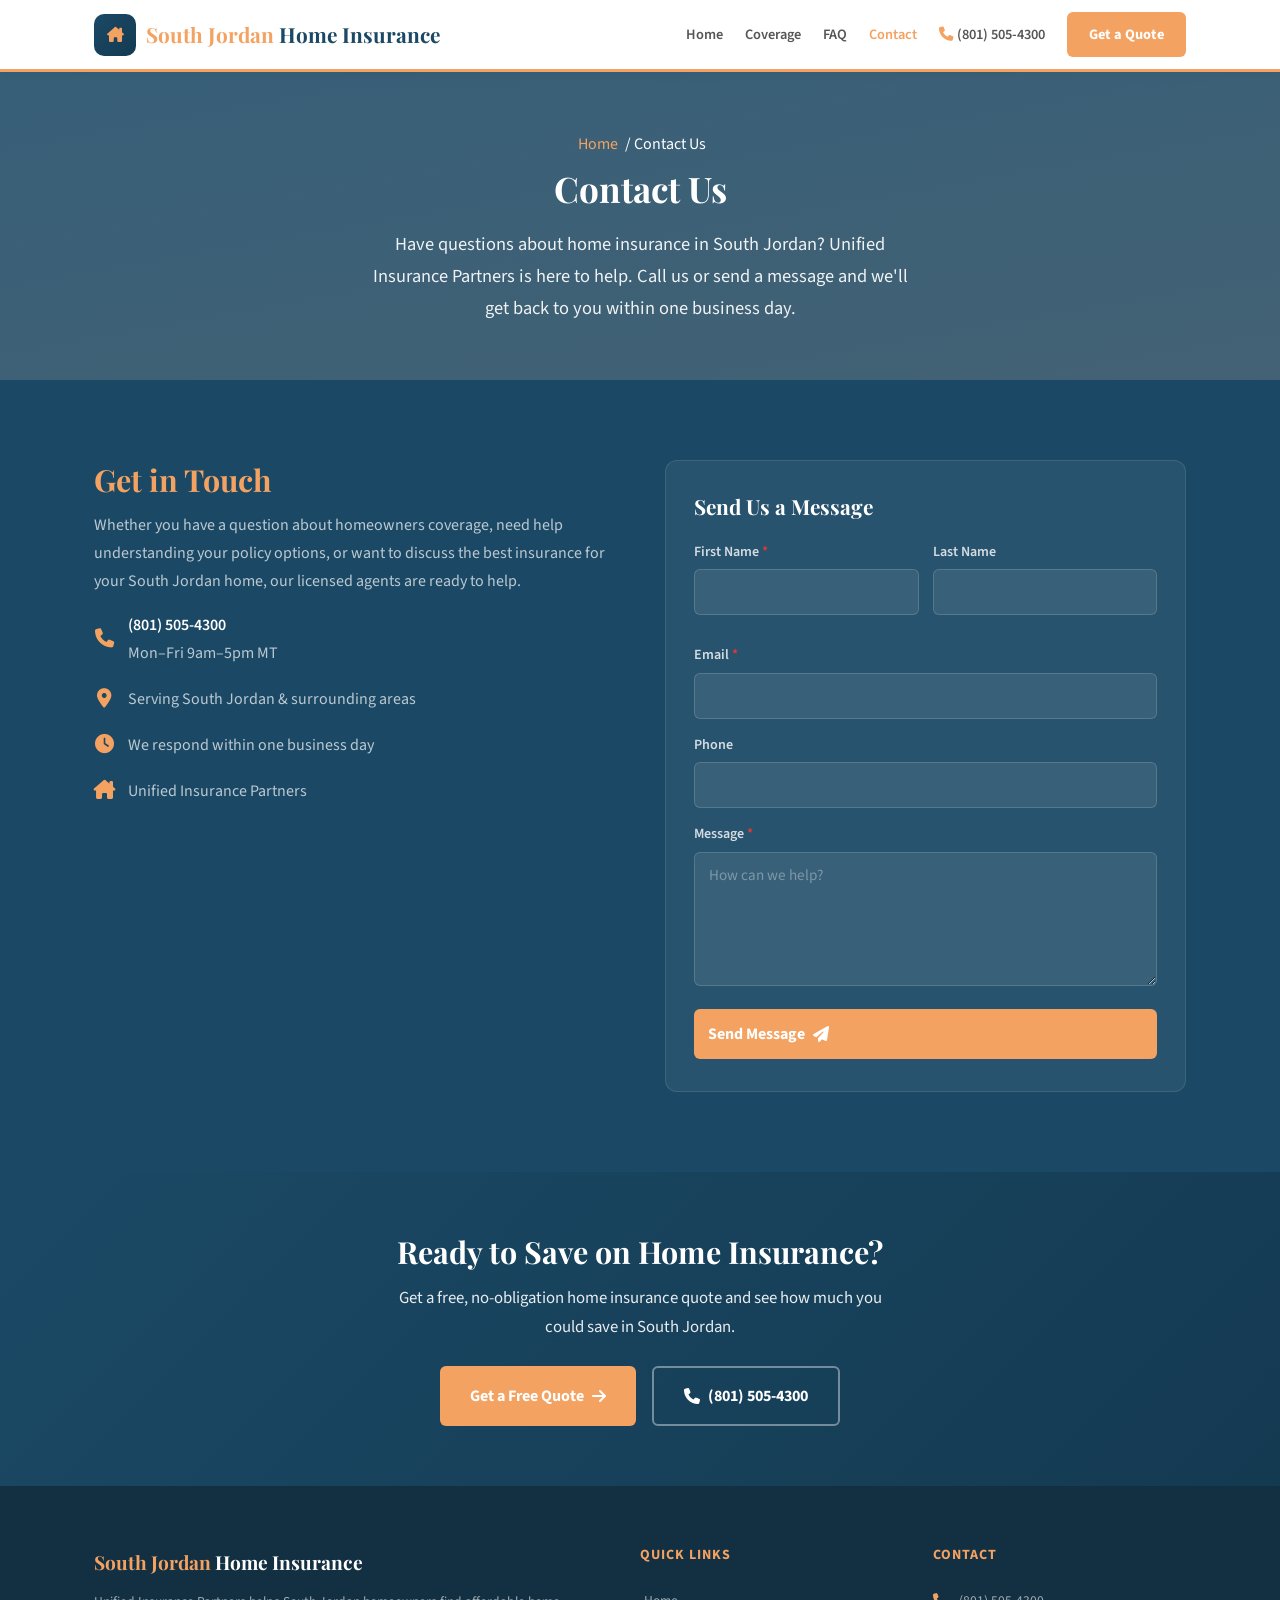
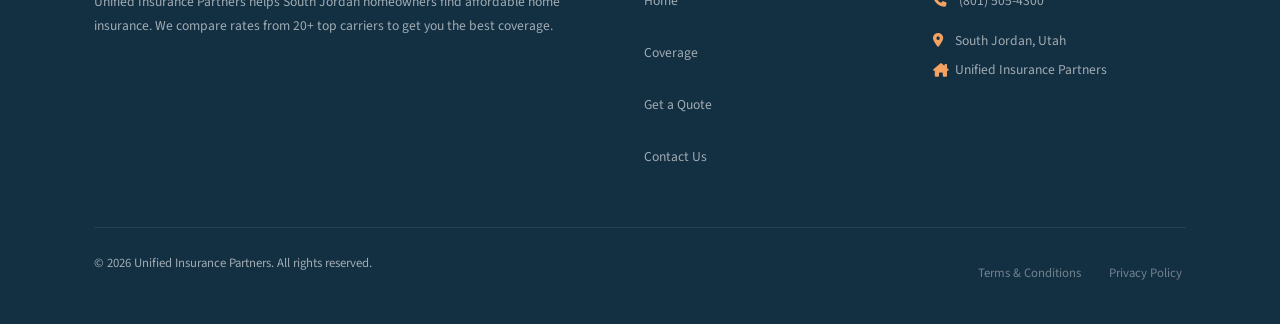
<file: contact-us.html>
<!DOCTYPE html>
<html lang="en">
<head>
  <meta charset="UTF-8">
  <meta name="viewport" content="width=device-width, initial-scale=1.0">
  <title>Contact Us | South Jordan Home Insurance</title>
  <meta name="description" content="Contact Unified Insurance Partners for questions about home insurance in South Jordan. Call (801) 505-4300 or send a message. We respond within one business day.">
  <link rel="canonical" href="https://southjordanhomeinsurance.com/contact-us">
  <meta name="geo.region" content="US-UT">
  <meta name="geo.placename" content="South Jordan, Utah">
  <meta property="og:title" content="Contact Us | South Jordan Home Insurance">
  <meta property="og:description" content="Have questions about home insurance in South Jordan? Call (801) 505-4300 or send us a message.">
  <meta property="og:type" content="website">
  <meta property="og:url" content="https://southjordanhomeinsurance.com/contact-us">
  <link rel="icon" href="data:image/svg+xml,<svg xmlns='http://www.w3.org/2000/svg' viewBox='0 0 100 100'><text y='.9em' font-size='90'>🏠</text></svg>">
  <link rel="preconnect" href="https://fonts.googleapis.com">
  <link rel="preconnect" href="https://fonts.gstatic.com" crossorigin>
  <link href="https://fonts.googleapis.com/css2?family=Playfair+Display:wght@400;500;600;700;800&family=Source+Sans+3:wght@300;400;600;700&display=swap" rel="stylesheet">
  <link rel="stylesheet" href="https://cdnjs.cloudflare.com/ajax/libs/font-awesome/6.5.1/css/all.min.css">
  <link rel="stylesheet" href="css/style.css">
  <script type="application/ld+json">
  {
    "@context": "https://schema.org",
    "@type": "BreadcrumbList",
    "itemListElement": [
      { "@type": "ListItem", "position": 1, "name": "Home", "item": "https://southjordanhomeinsurance.com/" },
      { "@type": "ListItem", "position": 2, "name": "Contact Us", "item": "https://southjordanhomeinsurance.com/contact-us" }
    ]
  }
  </script>
  <style>
/* Focus styles for accessibility */
a:focus-visible, button:focus-visible, input:focus-visible, select:focus-visible, textarea:focus-visible {
  outline: 2px solid #0369A1;
  outline-offset: 2px;
  border-radius: 2px;
}
*:focus { outline: none; }
*:focus-visible { outline: 2px solid #0369A1; outline-offset: 2px; }

/* Touch target minimum sizes */
a[class*="btn"], a[class*="cta"], a[class*="button"],
button, input[type="submit"], input[type="button"],
.btn, .cta-button, .cta-btn, .nav-link, .footer-link {
  min-height: 44px;
  display: inline-flex;
  align-items: center;
}
nav a, footer a {
  min-height: 44px;
  display: inline-flex;
  align-items: center;
  padding: 8px 4px;
}

/* Form submission feedback */
.form-loading { opacity: 0.7; pointer-events: none; }
.form-success { display: none; padding: 20px; background: #dcfce7; border: 1px solid #16a34a; border-radius: 8px; color: #166534; text-align: center; margin-top: 16px; }
.form-error { display: none; padding: 20px; background: #fef2f2; border: 1px solid #dc2626; border-radius: 8px; color: #991b1b; text-align: center; margin-top: 16px; }
.form-success.active, .form-error.active { display: block; }
.btn-loading { position: relative; color: transparent !important; }
.btn-loading::after { content: ''; position: absolute; width: 20px; height: 20px; top: 50%; left: 50%; margin: -10px 0 0 -10px; border: 2px solid #fff; border-top-color: transparent; border-radius: 50%; animation: spin 0.6s linear infinite; }
@keyframes spin { to { transform: rotate(360deg); } }
  </style>
</head>
<body>
  <a href="#main-content" class="skip-nav" style="position:absolute;left:-9999px;top:auto;width:1px;height:1px;overflow:hidden;z-index:9999;padding:8px 16px;background:#0369A1;color:#fff;font-size:14px;text-decoration:none;">Skip to main content</a>

  <header class="site-header">
    <div class="container">
      <a href="./" class="logo">
        <div class="logo-icon"><i class="fas fa-house-chimney" style="font-size:.95rem;"></i></div>
        <div class="logo-text"><span>South Jordan</span> Home Insurance</div>
      </a>
      <button class="nav-toggle" aria-label="Toggle menu" aria-expanded="false"><span></span><span></span><span></span></button>
      <nav class="main-nav" aria-label="Main navigation">
        <ul>
          <li><a href="./">Home</a></li>
          <li><a href="coverage">Coverage</a></li>
          <li><a href="./#faq">FAQ</a></li>
          <li><a href="contact-us" class="active">Contact</a></li>
          <li><a href="tel:8015054300" class="header-phone"><i class="fas fa-phone"></i> (801) 505-4300</a></li>
          <li><a href="home-insurance-quote" class="nav-cta">Get a Quote</a></li>
        </ul>
      </nav>
    </div>
    <div class="nav-overlay"></div>
  </header>

  <main id="main-content">

    <section class="hero" style="padding:50px 0 55px;">
      <div class="container text-center">
        <nav class="breadcrumb" aria-label="Breadcrumb">
          <a href="./" style="color:#F4A261;">Home</a> <span>/</span> <span>Contact Us</span>
        </nav>
        <h1 style="font-size:2.2rem;">Contact Us</h1>
        <p style="max-width:560px; margin:0 auto;">Have questions about home insurance in South Jordan? Unified Insurance Partners is here to help. Call us or send a message and we'll get back to you within one business day.</p>
      </div>
    </section>

    <section class="contact-section">
      <div class="container">
        <div class="contact-grid">
          <div class="contact-info">
            <h2>Get in Touch</h2>
            <p>Whether you have a question about homeowners coverage, need help understanding your policy options, or want to discuss the best insurance for your South Jordan home, our licensed agents are ready to help.</p>
            <div class="contact-detail">
              <i class="fas fa-phone"></i>
              <div><a href="tel:8015054300">(801) 505-4300</a><br><span>Mon&ndash;Fri 9am&ndash;5pm MT</span></div>
            </div>
            <div class="contact-detail">
              <i class="fas fa-map-marker-alt"></i>
              <div><span>Serving South Jordan &amp; surrounding areas</span></div>
            </div>
            <div class="contact-detail">
              <i class="fas fa-clock"></i>
              <div><span>We respond within one business day</span></div>
            </div>
            <div class="contact-detail">
              <i class="fas fa-house-chimney"></i>
              <div><span>Unified Insurance Partners</span></div>
            </div>
          </div>
          <div class="contact-form-card">
            <h3>Send Us a Message</h3>
            <form data-webhook="https://n8n4.belmontdigitalmarketing.com/webhook/southjordanhomeinsurance-contact-38271" novalidate>
              <div class="form-row">
                <div class="form-group">
                  <label for="firstName">First Name <span style="color:#e53935;">*</span></label>
                  <input type="text" id="firstName" name="firstName" required autocomplete="given-name">
                  <div class="error-msg">Required</div>
                </div>
                <div class="form-group">
                  <label for="lastName">Last Name</label>
                  <input type="text" id="lastName" name="lastName" autocomplete="family-name">
                </div>
              </div>
              <div class="form-group">
                <label for="email">Email <span style="color:#e53935;">*</span></label>
                <input type="email" id="email" name="email" required autocomplete="email">
                <div class="error-msg">Required</div>
              </div>
              <div class="form-group">
                <label for="phone">Phone</label>
                <input type="tel" id="phone" name="phone" autocomplete="tel">
              </div>
              <div class="form-group">
                <label for="message">Message <span style="color:#e53935;">*</span></label>
                <textarea id="message" name="message" rows="5" required placeholder="How can we help?"></textarea>
                <div class="error-msg">Required</div>
              </div>
              <button type="submit" class="btn btn-primary btn-submit" data-label="Send Message">Send Message <i class="fas fa-paper-plane"></i></button>
              <div class="form-success"><i class="fas fa-check-circle"></i> Message sent! We'll respond within one business day.</div>
              <div class="form-error"><i class="fas fa-exclamation-triangle"></i> Something went wrong. Please call <a href="tel:8015054300" style="color:#e53935;">(801) 505-4300</a>.</div>
            </form>
          </div>
        </div>
      </div>
    </section>

    <section class="cta-banner">
      <div class="container">
        <h2>Ready to Save on Home Insurance?</h2>
        <p>Get a free, no-obligation home insurance quote and see how much you could save in South Jordan.</p>
        <div class="cta-buttons">
          <a href="home-insurance-quote" class="btn btn-primary">Get a Free Quote <i class="fas fa-arrow-right"></i></a>
          <a href="tel:8015054300" class="btn btn-phone"><i class="fas fa-phone"></i> (801) 505-4300</a>
        </div>
      </div>
    </section>

  </main>

  <footer class="site-footer">
    <div class="container">
      <div class="footer-grid">
        <div class="footer-about">
          <div class="logo-text"><span style="color:#F4A261;">South Jordan</span> Home Insurance</div>
          <p>Unified Insurance Partners helps South Jordan homeowners find affordable home insurance. We compare rates from 20+ top carriers to get you the best coverage.</p>
        </div>
        <div class="footer-links">
          <h4>Quick Links</h4>
          <ul>
            <li><a href="./">Home</a></li>
            <li><a href="coverage">Coverage</a></li>
            <li><a href="home-insurance-quote">Get a Quote</a></li>
            <li><a href="contact-us">Contact Us</a></li>
          </ul>
        </div>
        <div class="footer-contact">
          <h4>Contact</h4>
          <p><i class="fas fa-phone"></i> <a href="tel:8015054300">(801) 505-4300</a></p>
          <p><i class="fas fa-map-marker-alt"></i> South Jordan, Utah</p>
          <p><i class="fas fa-house-chimney"></i> Unified Insurance Partners</p>
        </div>
      </div>
      <div class="footer-bottom">
        <p>&copy; 2026 Unified Insurance Partners. All rights reserved.</p>
        <div class="footer-legal"><a href="terms">Terms &amp; Conditions</a> <a href="privacy">Privacy Policy</a></div>
      </div>
    </div>
  </footer>

  <!-- Sticky Mobile CTA -->
  <div class="sticky-cta">
    <a href="home-insurance-quote" class="btn btn-primary">Get a Free Quote</a>
    <a href="tel:8015054300" class="btn btn-call"><i class="fas fa-phone"></i> Call</a>
  </div>

  <script src="https://challenges.cloudflare.com/turnstile/v0/api.js" async defer></script>
    <script src="js/main.js"></script>

  <!-- form-loading-enhancer -->
  <script>
  document.addEventListener('DOMContentLoaded', function() {
    document.querySelectorAll('form[data-webhook]').forEach(function(form) {
      form.addEventListener('submit', function() {
        form.classList.add('form-loading');
        var btn = form.querySelector('button[type="submit"], input[type="submit"]');
        if (btn) btn.classList.add('btn-loading');
      }, true);
    });
    var origFetch = window.fetch;
    if (origFetch) {
      window.fetch = function() {
        var args = arguments;
        var promise = origFetch.apply(this, args);
        promise.then(function(res) {
          document.querySelectorAll('form.form-loading').forEach(function(form) {
            setTimeout(function() {
              form.classList.remove('form-loading');
              var btn = form.querySelector('.btn-loading');
              if (btn) btn.classList.remove('btn-loading');
            }, 200);
          });
        }).catch(function() {
          document.querySelectorAll('form.form-loading').forEach(function(form) {
            form.classList.remove('form-loading');
            var btn = form.querySelector('.btn-loading');
            if (btn) btn.classList.remove('btn-loading');
          });
        });
        return promise;
      };
    }
  });
  </script>
</body>
</html>
</file>
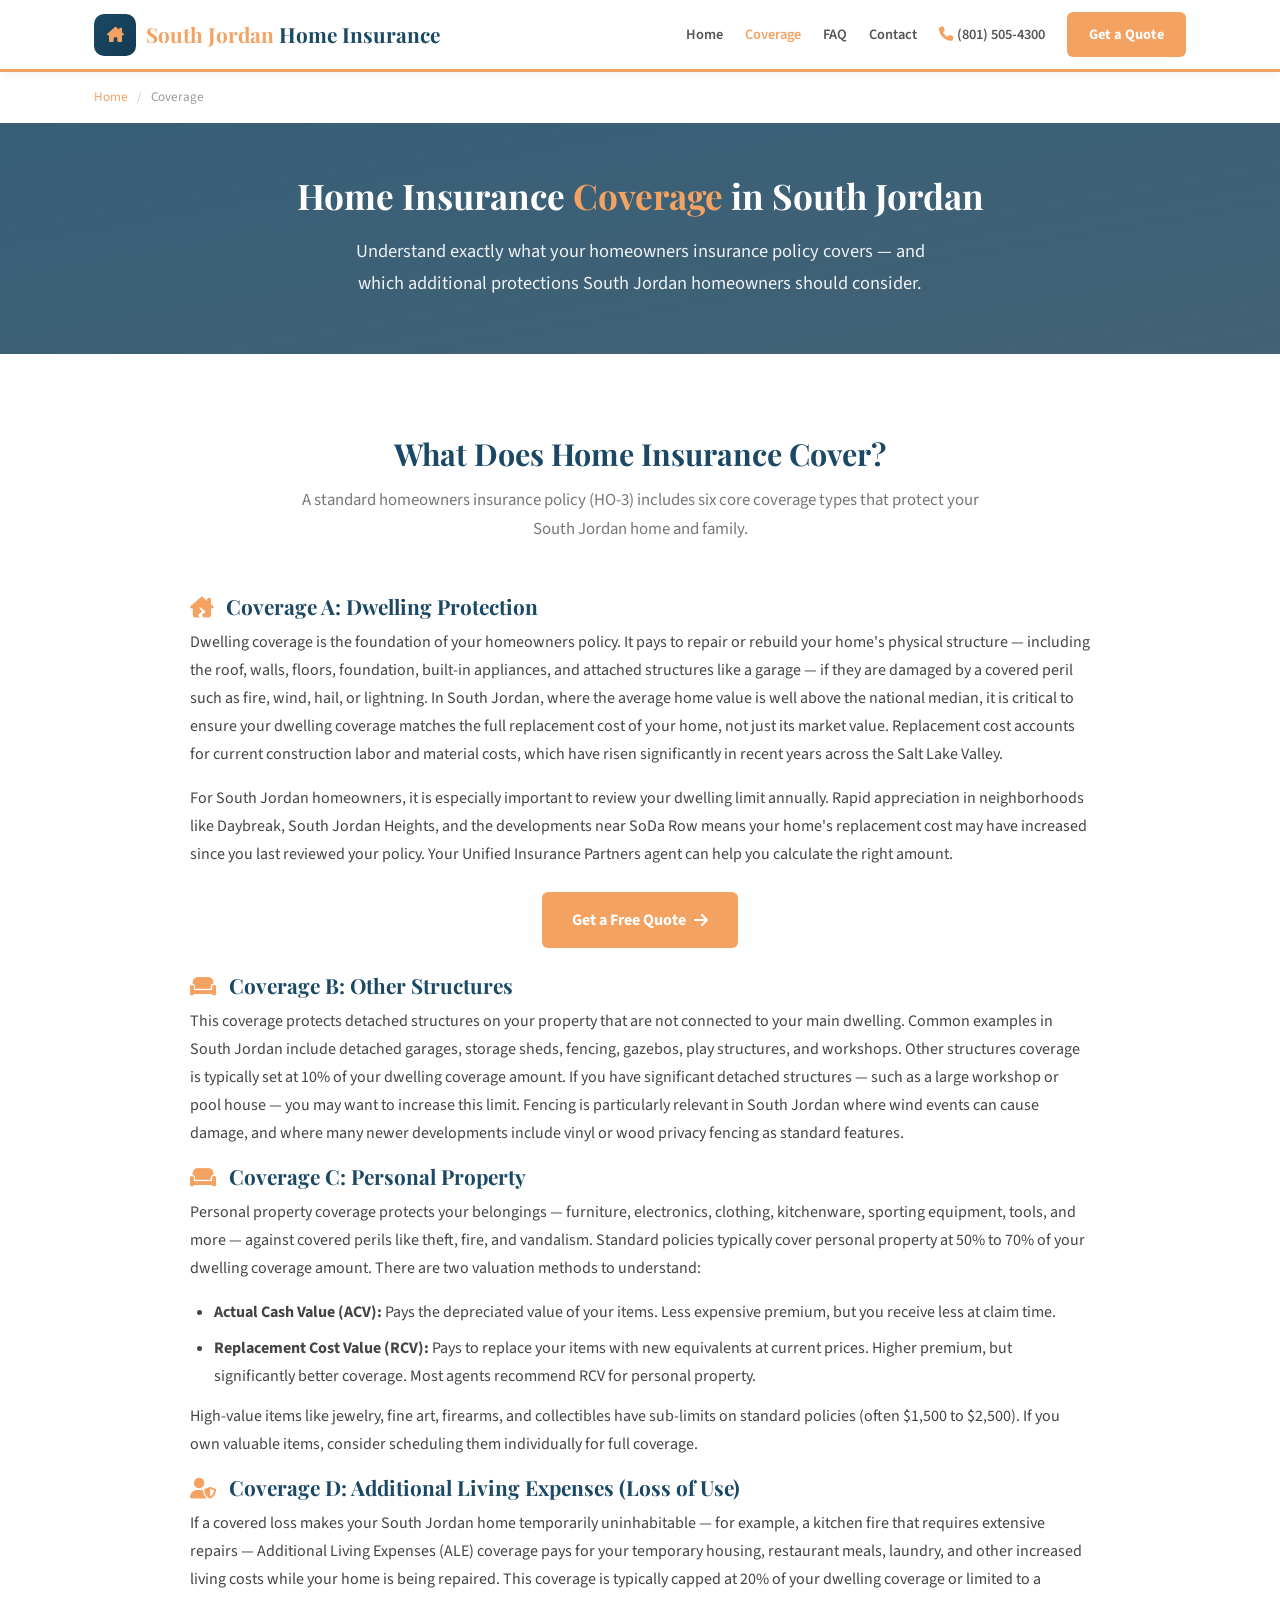
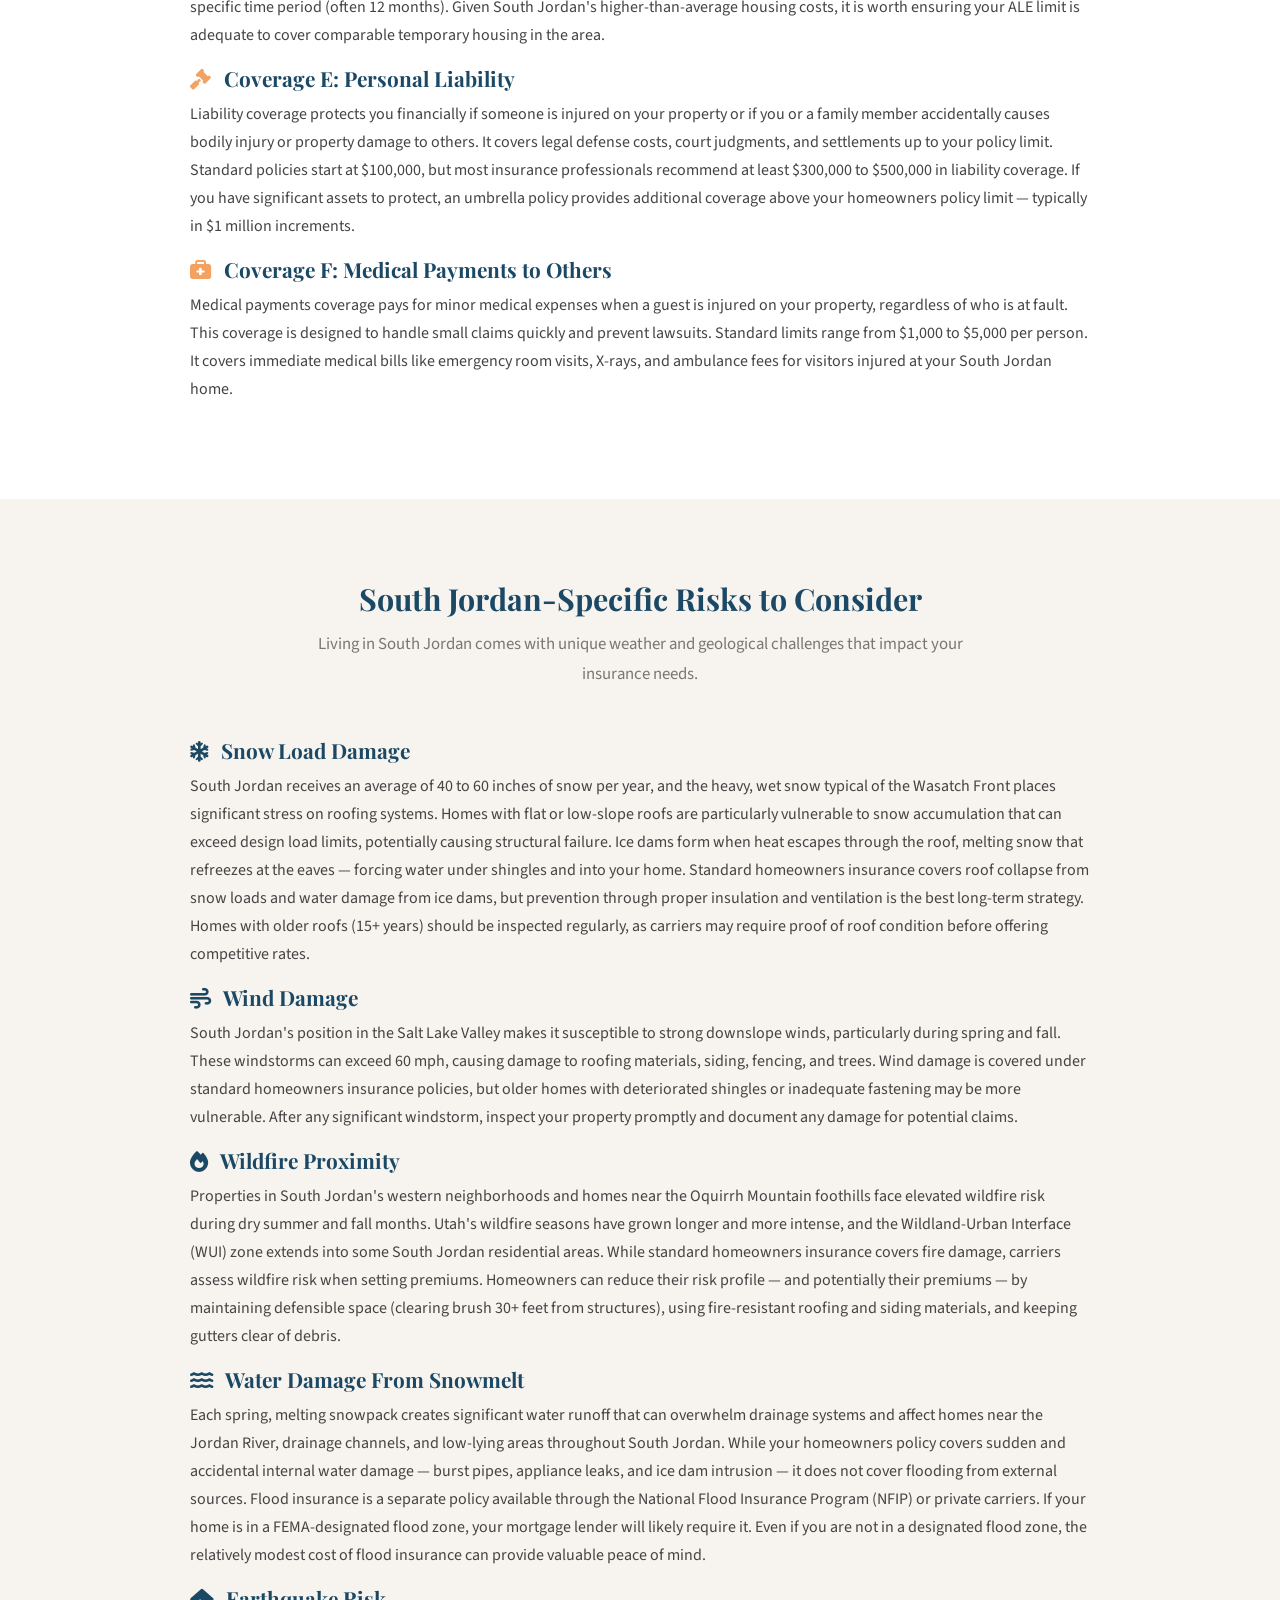
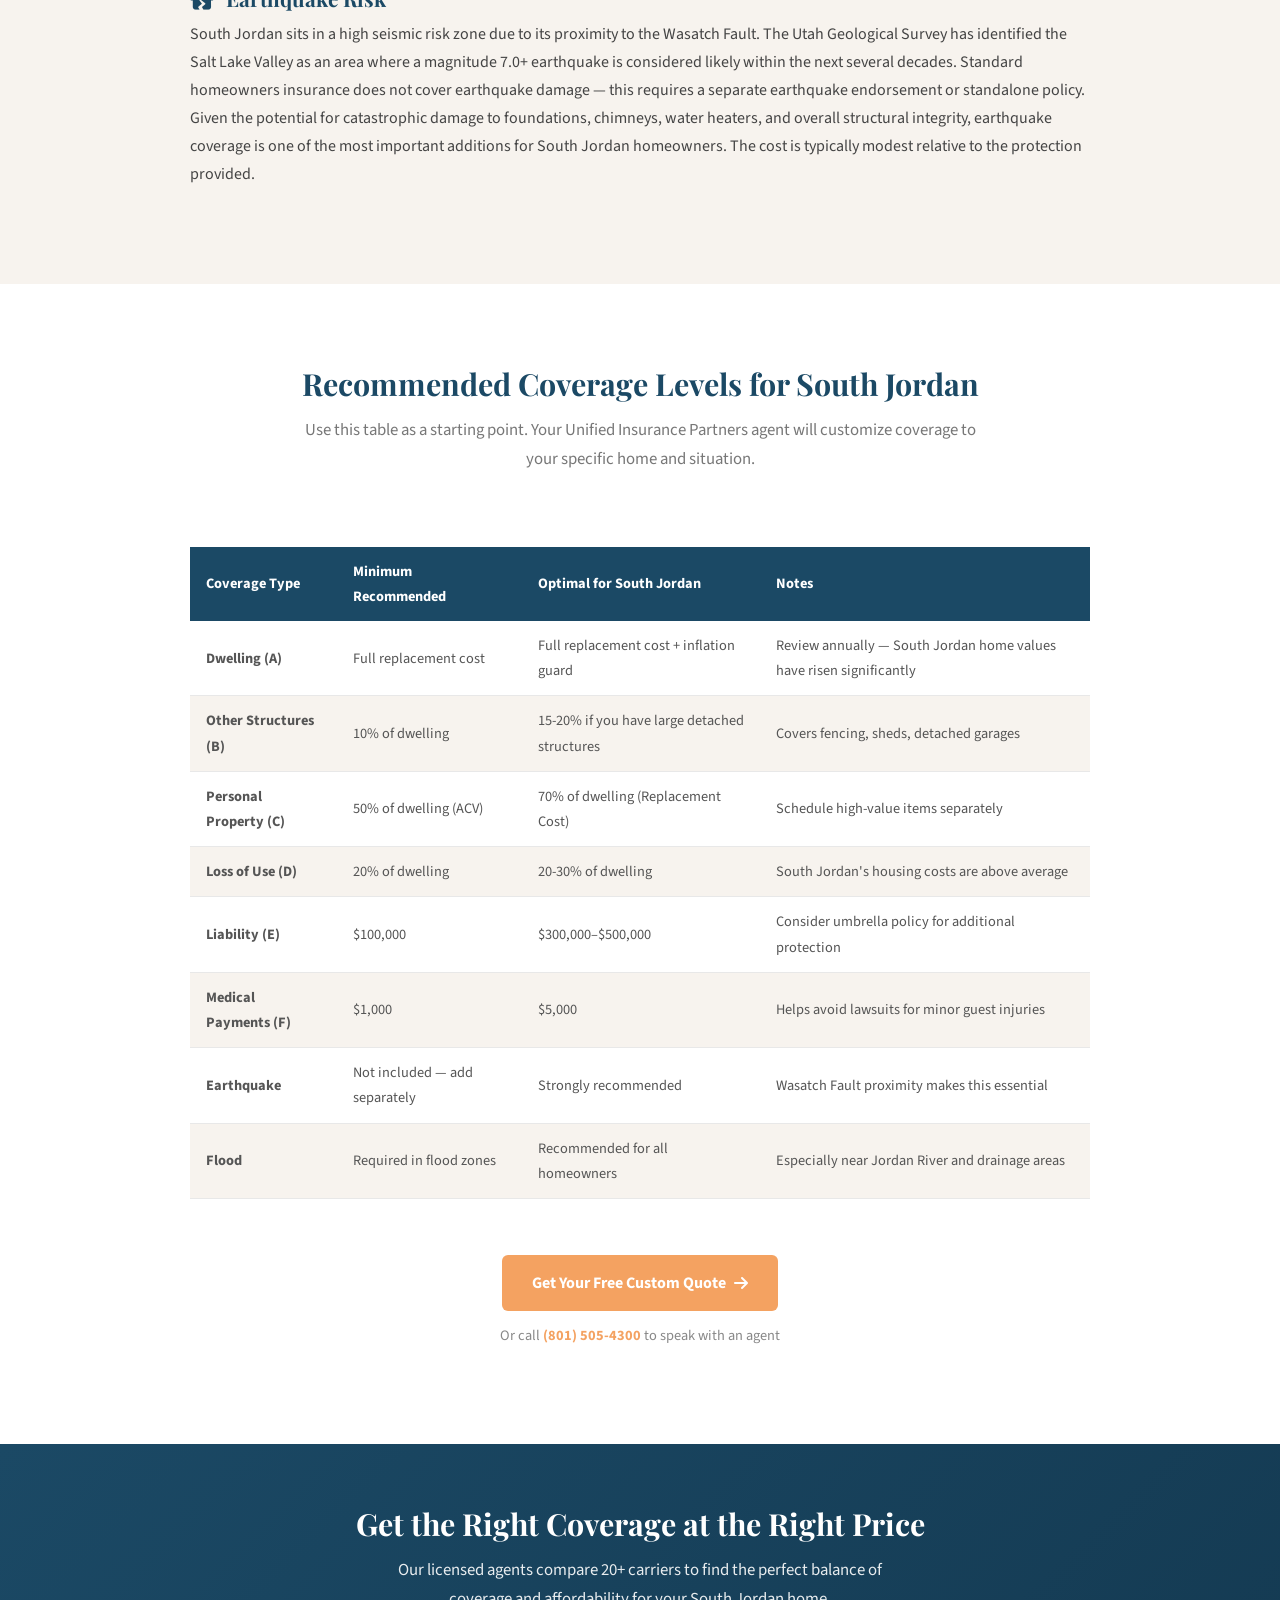
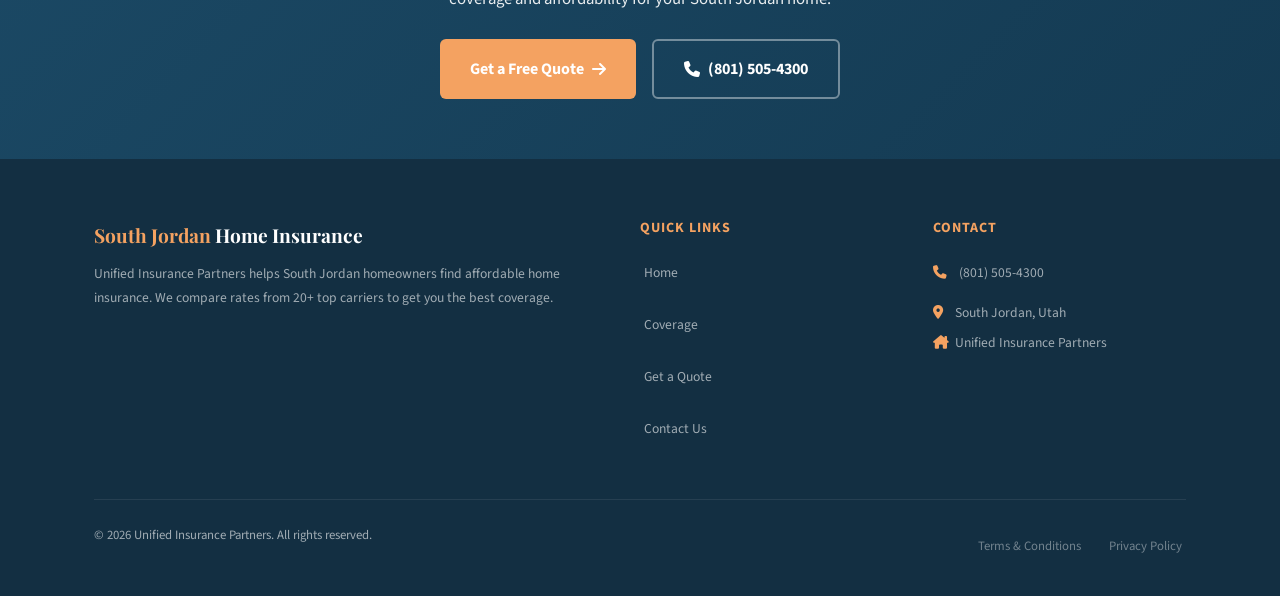
<file: coverage.html>
<!DOCTYPE html>
<html lang="en">
<head>
  <meta charset="UTF-8">
  <meta name="viewport" content="width=device-width, initial-scale=1.0">
  <title>Home Insurance Coverage in South Jordan, Utah | What's Covered</title>
  <meta name="description" content="Learn what home insurance covers in South Jordan, Utah. Dwelling, personal property, liability, and more. Understand South Jordan-specific risks like snow damage, wildfire, and earthquakes.">
  <meta name="keywords" content="home insurance coverage South Jordan, homeowners insurance coverage Utah, what does home insurance cover, dwelling coverage South Jordan, liability insurance homeowners">
  <link rel="canonical" href="https://southjordanhomeinsurance.com/coverage">
  <meta name="geo.region" content="US-UT">
  <meta name="geo.placename" content="South Jordan, Utah">
  <meta property="og:title" content="Home Insurance Coverage in South Jordan, Utah">
  <meta property="og:description" content="Detailed breakdown of homeowners insurance coverage types and South Jordan-specific risks.">
  <meta property="og:type" content="website">
  <meta property="og:url" content="https://southjordanhomeinsurance.com/coverage">
  <link rel="icon" href="data:image/svg+xml,<svg xmlns='http://www.w3.org/2000/svg' viewBox='0 0 100 100'><text y='.9em' font-size='90'>🏠</text></svg>">
  <link rel="preconnect" href="https://fonts.googleapis.com">
  <link rel="preconnect" href="https://fonts.gstatic.com" crossorigin>
  <link href="https://fonts.googleapis.com/css2?family=Playfair+Display:wght@400;500;600;700;800&family=Source+Sans+3:wght@300;400;600;700&display=swap" rel="stylesheet">
  <link rel="stylesheet" href="https://cdnjs.cloudflare.com/ajax/libs/font-awesome/6.5.1/css/all.min.css">
  <link rel="stylesheet" href="css/style.css">
  <script type="application/ld+json">
  {
    "@context": "https://schema.org",
    "@type": "BreadcrumbList",
    "itemListElement": [
      { "@type": "ListItem", "position": 1, "name": "Home", "item": "https://southjordanhomeinsurance.com/" },
      { "@type": "ListItem", "position": 2, "name": "Coverage", "item": "https://southjordanhomeinsurance.com/coverage" }
    ]
  }
  </script>
  <style>
/* Focus styles for accessibility */
a:focus-visible, button:focus-visible, input:focus-visible, select:focus-visible, textarea:focus-visible {
  outline: 2px solid #0369A1;
  outline-offset: 2px;
  border-radius: 2px;
}
*:focus { outline: none; }
*:focus-visible { outline: 2px solid #0369A1; outline-offset: 2px; }

/* Touch target minimum sizes */
a[class*="btn"], a[class*="cta"], a[class*="button"],
button, input[type="submit"], input[type="button"],
.btn, .cta-button, .cta-btn, .nav-link, .footer-link {
  min-height: 44px;
  display: inline-flex;
  align-items: center;
}
nav a, footer a {
  min-height: 44px;
  display: inline-flex;
  align-items: center;
  padding: 8px 4px;
}
  </style>
</head>
<body>
  <a href="#main-content" class="skip-nav" style="position:absolute;left:-9999px;top:auto;width:1px;height:1px;overflow:hidden;z-index:9999;padding:8px 16px;background:#0369A1;color:#fff;font-size:14px;text-decoration:none;">Skip to main content</a>

  <header class="site-header">
    <div class="container">
      <a href="./" class="logo">
        <div class="logo-icon"><i class="fas fa-house-chimney" style="font-size:.95rem;"></i></div>
        <div class="logo-text"><span>South Jordan</span> Home Insurance</div>
      </a>
      <button class="nav-toggle" aria-label="Toggle menu" aria-expanded="false"><span></span><span></span><span></span></button>
      <nav class="main-nav" aria-label="Main navigation">
        <ul>
          <li><a href="./">Home</a></li>
          <li><a href="coverage" class="active">Coverage</a></li>
          <li><a href="./#faq">FAQ</a></li>
          <li><a href="contact-us">Contact</a></li>
          <li><a href="tel:8015054300" class="header-phone"><i class="fas fa-phone"></i> (801) 505-4300</a></li>
          <li><a href="home-insurance-quote" class="nav-cta">Get a Quote</a></li>
        </ul>
      </nav>
    </div>
    <div class="nav-overlay"></div>
  </header>

  <main id="main-content">
    <div class="breadcrumbs"><div class="container"><a href="./">Home</a> <span>/</span> Coverage</div></div>

    <section class="hero" style="padding:50px 0 55px;">
      <div class="container text-center">
        <h1 style="font-size:2.2rem;">Home Insurance <span>Coverage</span> in South Jordan</h1>
        <p style="max-width:600px; margin:0 auto;">Understand exactly what your homeowners insurance policy covers — and which additional protections South Jordan homeowners should consider.</p>
      </div>
    </section>

    <!-- Coverage Overview -->
    <section class="section">
      <div class="container">
        <div class="section-header">
          <h2>What Does Home Insurance Cover?</h2>
          <p>A standard homeowners insurance policy (HO-3) includes six core coverage types that protect your South Jordan home and family.</p>
        </div>

        <div style="max-width:900px; margin:0 auto;">
          <h3><i class="fas fa-house-chimney-crack" style="color:#F4A261; margin-right:8px;"></i> Coverage A: Dwelling Protection</h3>
          <p>Dwelling coverage is the foundation of your homeowners policy. It pays to repair or rebuild your home's physical structure — including the roof, walls, floors, foundation, built-in appliances, and attached structures like a garage — if they are damaged by a covered peril such as fire, wind, hail, or lightning. In South Jordan, where the average home value is well above the national median, it is critical to ensure your dwelling coverage matches the full replacement cost of your home, not just its market value. Replacement cost accounts for current construction labor and material costs, which have risen significantly in recent years across the Salt Lake Valley.</p>
          <p>For South Jordan homeowners, it is especially important to review your dwelling limit annually. Rapid appreciation in neighborhoods like Daybreak, South Jordan Heights, and the developments near SoDa Row means your home's replacement cost may have increased since you last reviewed your policy. Your Unified Insurance Partners agent can help you calculate the right amount.</p>

          <div style="text-align:center; margin:24px 0;"><a href="home-insurance-quote" class="btn btn-primary">Get a Free Quote <i class="fas fa-arrow-right"></i></a></div>

          <h3><i class="fas fa-couch" style="color:#F4A261; margin-right:8px;"></i> Coverage B: Other Structures</h3>
          <p>This coverage protects detached structures on your property that are not connected to your main dwelling. Common examples in South Jordan include detached garages, storage sheds, fencing, gazebos, play structures, and workshops. Other structures coverage is typically set at 10% of your dwelling coverage amount. If you have significant detached structures — such as a large workshop or pool house — you may want to increase this limit. Fencing is particularly relevant in South Jordan where wind events can cause damage, and where many newer developments include vinyl or wood privacy fencing as standard features.</p>

          <h3><i class="fas fa-couch" style="color:#F4A261; margin-right:8px;"></i> Coverage C: Personal Property</h3>
          <p>Personal property coverage protects your belongings — furniture, electronics, clothing, kitchenware, sporting equipment, tools, and more — against covered perils like theft, fire, and vandalism. Standard policies typically cover personal property at 50% to 70% of your dwelling coverage amount. There are two valuation methods to understand:</p>
          <ul style="margin:12px 0 12px 24px;">
            <li style="margin-bottom:8px;"><strong>Actual Cash Value (ACV):</strong> Pays the depreciated value of your items. Less expensive premium, but you receive less at claim time.</li>
            <li style="margin-bottom:8px;"><strong>Replacement Cost Value (RCV):</strong> Pays to replace your items with new equivalents at current prices. Higher premium, but significantly better coverage. Most agents recommend RCV for personal property.</li>
          </ul>
          <p>High-value items like jewelry, fine art, firearms, and collectibles have sub-limits on standard policies (often $1,500 to $2,500). If you own valuable items, consider scheduling them individually for full coverage.</p>

          <h3><i class="fas fa-user-shield" style="color:#F4A261; margin-right:8px;"></i> Coverage D: Additional Living Expenses (Loss of Use)</h3>
          <p>If a covered loss makes your South Jordan home temporarily uninhabitable — for example, a kitchen fire that requires extensive repairs — Additional Living Expenses (ALE) coverage pays for your temporary housing, restaurant meals, laundry, and other increased living costs while your home is being repaired. This coverage is typically capped at 20% of your dwelling coverage or limited to a specific time period (often 12 months). Given South Jordan's higher-than-average housing costs, it is worth ensuring your ALE limit is adequate to cover comparable temporary housing in the area.</p>

          <h3><i class="fas fa-gavel" style="color:#F4A261; margin-right:8px;"></i> Coverage E: Personal Liability</h3>
          <p>Liability coverage protects you financially if someone is injured on your property or if you or a family member accidentally causes bodily injury or property damage to others. It covers legal defense costs, court judgments, and settlements up to your policy limit. Standard policies start at $100,000, but most insurance professionals recommend at least $300,000 to $500,000 in liability coverage. If you have significant assets to protect, an umbrella policy provides additional coverage above your homeowners policy limit — typically in $1 million increments.</p>

          <h3><i class="fas fa-briefcase-medical" style="color:#F4A261; margin-right:8px;"></i> Coverage F: Medical Payments to Others</h3>
          <p>Medical payments coverage pays for minor medical expenses when a guest is injured on your property, regardless of who is at fault. This coverage is designed to handle small claims quickly and prevent lawsuits. Standard limits range from $1,000 to $5,000 per person. It covers immediate medical bills like emergency room visits, X-rays, and ambulance fees for visitors injured at your South Jordan home.</p>
        </div>
      </div>
    </section>

    <!-- South Jordan Specific Risks -->
    <section class="section section-alt">
      <div class="container">
        <div class="section-header">
          <h2>South Jordan-Specific Risks to Consider</h2>
          <p>Living in South Jordan comes with unique weather and geological challenges that impact your insurance needs.</p>
        </div>

        <div style="max-width:900px; margin:0 auto;">
          <h3><i class="fas fa-snowflake" style="color:#1B4965; margin-right:8px;"></i> Snow Load Damage</h3>
          <p>South Jordan receives an average of 40 to 60 inches of snow per year, and the heavy, wet snow typical of the Wasatch Front places significant stress on roofing systems. Homes with flat or low-slope roofs are particularly vulnerable to snow accumulation that can exceed design load limits, potentially causing structural failure. Ice dams form when heat escapes through the roof, melting snow that refreezes at the eaves — forcing water under shingles and into your home. Standard homeowners insurance covers roof collapse from snow loads and water damage from ice dams, but prevention through proper insulation and ventilation is the best long-term strategy. Homes with older roofs (15+ years) should be inspected regularly, as carriers may require proof of roof condition before offering competitive rates.</p>

          <h3><i class="fas fa-wind" style="color:#1B4965; margin-right:8px;"></i> Wind Damage</h3>
          <p>South Jordan's position in the Salt Lake Valley makes it susceptible to strong downslope winds, particularly during spring and fall. These windstorms can exceed 60 mph, causing damage to roofing materials, siding, fencing, and trees. Wind damage is covered under standard homeowners insurance policies, but older homes with deteriorated shingles or inadequate fastening may be more vulnerable. After any significant windstorm, inspect your property promptly and document any damage for potential claims.</p>

          <h3><i class="fas fa-fire" style="color:#1B4965; margin-right:8px;"></i> Wildfire Proximity</h3>
          <p>Properties in South Jordan's western neighborhoods and homes near the Oquirrh Mountain foothills face elevated wildfire risk during dry summer and fall months. Utah's wildfire seasons have grown longer and more intense, and the Wildland-Urban Interface (WUI) zone extends into some South Jordan residential areas. While standard homeowners insurance covers fire damage, carriers assess wildfire risk when setting premiums. Homeowners can reduce their risk profile — and potentially their premiums — by maintaining defensible space (clearing brush 30+ feet from structures), using fire-resistant roofing and siding materials, and keeping gutters clear of debris.</p>

          <h3><i class="fas fa-water" style="color:#1B4965; margin-right:8px;"></i> Water Damage From Snowmelt</h3>
          <p>Each spring, melting snowpack creates significant water runoff that can overwhelm drainage systems and affect homes near the Jordan River, drainage channels, and low-lying areas throughout South Jordan. While your homeowners policy covers sudden and accidental internal water damage — burst pipes, appliance leaks, and ice dam intrusion — it does not cover flooding from external sources. Flood insurance is a separate policy available through the National Flood Insurance Program (NFIP) or private carriers. If your home is in a FEMA-designated flood zone, your mortgage lender will likely require it. Even if you are not in a designated flood zone, the relatively modest cost of flood insurance can provide valuable peace of mind.</p>

          <h3><i class="fas fa-house-crack" style="color:#1B4965; margin-right:8px;"></i> Earthquake Risk</h3>
          <p>South Jordan sits in a high seismic risk zone due to its proximity to the Wasatch Fault. The Utah Geological Survey has identified the Salt Lake Valley as an area where a magnitude 7.0+ earthquake is considered likely within the next several decades. Standard homeowners insurance does not cover earthquake damage — this requires a separate earthquake endorsement or standalone policy. Given the potential for catastrophic damage to foundations, chimneys, water heaters, and overall structural integrity, earthquake coverage is one of the most important additions for South Jordan homeowners. The cost is typically modest relative to the protection provided.</p>
        </div>
      </div>
    </section>

    <!-- Coverage Recommendation Table -->
    <section class="section">
      <div class="container">
        <div class="section-header">
          <h2>Recommended Coverage Levels for South Jordan</h2>
          <p>Use this table as a starting point. Your Unified Insurance Partners agent will customize coverage to your specific home and situation.</p>
        </div>
        <div style="max-width:900px; margin:0 auto; overflow-x:auto;">
          <table class="coverage-table">
            <thead>
              <tr>
                <th>Coverage Type</th>
                <th>Minimum Recommended</th>
                <th>Optimal for South Jordan</th>
                <th>Notes</th>
              </tr>
            </thead>
            <tbody>
              <tr>
                <td><strong>Dwelling (A)</strong></td>
                <td>Full replacement cost</td>
                <td>Full replacement cost + inflation guard</td>
                <td>Review annually — South Jordan home values have risen significantly</td>
              </tr>
              <tr>
                <td><strong>Other Structures (B)</strong></td>
                <td>10% of dwelling</td>
                <td>15-20% if you have large detached structures</td>
                <td>Covers fencing, sheds, detached garages</td>
              </tr>
              <tr>
                <td><strong>Personal Property (C)</strong></td>
                <td>50% of dwelling (ACV)</td>
                <td>70% of dwelling (Replacement Cost)</td>
                <td>Schedule high-value items separately</td>
              </tr>
              <tr>
                <td><strong>Loss of Use (D)</strong></td>
                <td>20% of dwelling</td>
                <td>20-30% of dwelling</td>
                <td>South Jordan's housing costs are above average</td>
              </tr>
              <tr>
                <td><strong>Liability (E)</strong></td>
                <td>$100,000</td>
                <td>$300,000–$500,000</td>
                <td>Consider umbrella policy for additional protection</td>
              </tr>
              <tr>
                <td><strong>Medical Payments (F)</strong></td>
                <td>$1,000</td>
                <td>$5,000</td>
                <td>Helps avoid lawsuits for minor guest injuries</td>
              </tr>
              <tr>
                <td><strong>Earthquake</strong></td>
                <td>Not included — add separately</td>
                <td>Strongly recommended</td>
                <td>Wasatch Fault proximity makes this essential</td>
              </tr>
              <tr>
                <td><strong>Flood</strong></td>
                <td>Required in flood zones</td>
                <td>Recommended for all homeowners</td>
                <td>Especially near Jordan River and drainage areas</td>
              </tr>
            </tbody>
          </table>
        </div>

        <div style="text-align:center; margin-top:32px;">
          <a href="home-insurance-quote" class="btn btn-primary">Get Your Free Custom Quote <i class="fas fa-arrow-right"></i></a>
          <p style="margin-top:12px; font-size:.9rem; color:#888;">Or call <a href="tel:8015054300" style="font-weight:700;">(801) 505-4300</a> to speak with an agent</p>
        </div>
      </div>
    </section>

    <!-- CTA Banner -->
    <section class="cta-banner">
      <div class="container">
        <h2>Get the Right Coverage at the Right Price</h2>
        <p>Our licensed agents compare 20+ carriers to find the perfect balance of coverage and affordability for your South Jordan home.</p>
        <div class="cta-buttons">
          <a href="home-insurance-quote" class="btn btn-primary">Get a Free Quote <i class="fas fa-arrow-right"></i></a>
          <a href="tel:8015054300" class="btn btn-phone"><i class="fas fa-phone"></i> (801) 505-4300</a>
        </div>
      </div>
    </section>

  </main>

  <footer class="site-footer">
    <div class="container">
      <div class="footer-grid">
        <div class="footer-about">
          <div class="logo-text"><span style="color:#F4A261;">South Jordan</span> Home Insurance</div>
          <p>Unified Insurance Partners helps South Jordan homeowners find affordable home insurance. We compare rates from 20+ top carriers to get you the best coverage.</p>
        </div>
        <div class="footer-links">
          <h4>Quick Links</h4>
          <ul>
            <li><a href="./">Home</a></li>
            <li><a href="coverage">Coverage</a></li>
            <li><a href="home-insurance-quote">Get a Quote</a></li>
            <li><a href="contact-us">Contact Us</a></li>
          </ul>
        </div>
        <div class="footer-contact">
          <h4>Contact</h4>
          <p><i class="fas fa-phone"></i> <a href="tel:8015054300">(801) 505-4300</a></p>
          <p><i class="fas fa-map-marker-alt"></i> South Jordan, Utah</p>
          <p><i class="fas fa-house-chimney"></i> Unified Insurance Partners</p>
        </div>
      </div>
      <div class="footer-bottom">
        <p>&copy; 2026 Unified Insurance Partners. All rights reserved.</p>
        <div class="footer-legal"><a href="terms">Terms &amp; Conditions</a> <a href="privacy">Privacy Policy</a></div>
      </div>
    </div>
  </footer>

  <!-- Sticky Mobile CTA -->
  <div class="sticky-cta">
    <a href="home-insurance-quote" class="btn btn-primary">Get a Free Quote</a>
    <a href="tel:8015054300" class="btn btn-call"><i class="fas fa-phone"></i> Call</a>
  </div>

  <script src="js/main.js"></script>
</body>
</html>
</file>
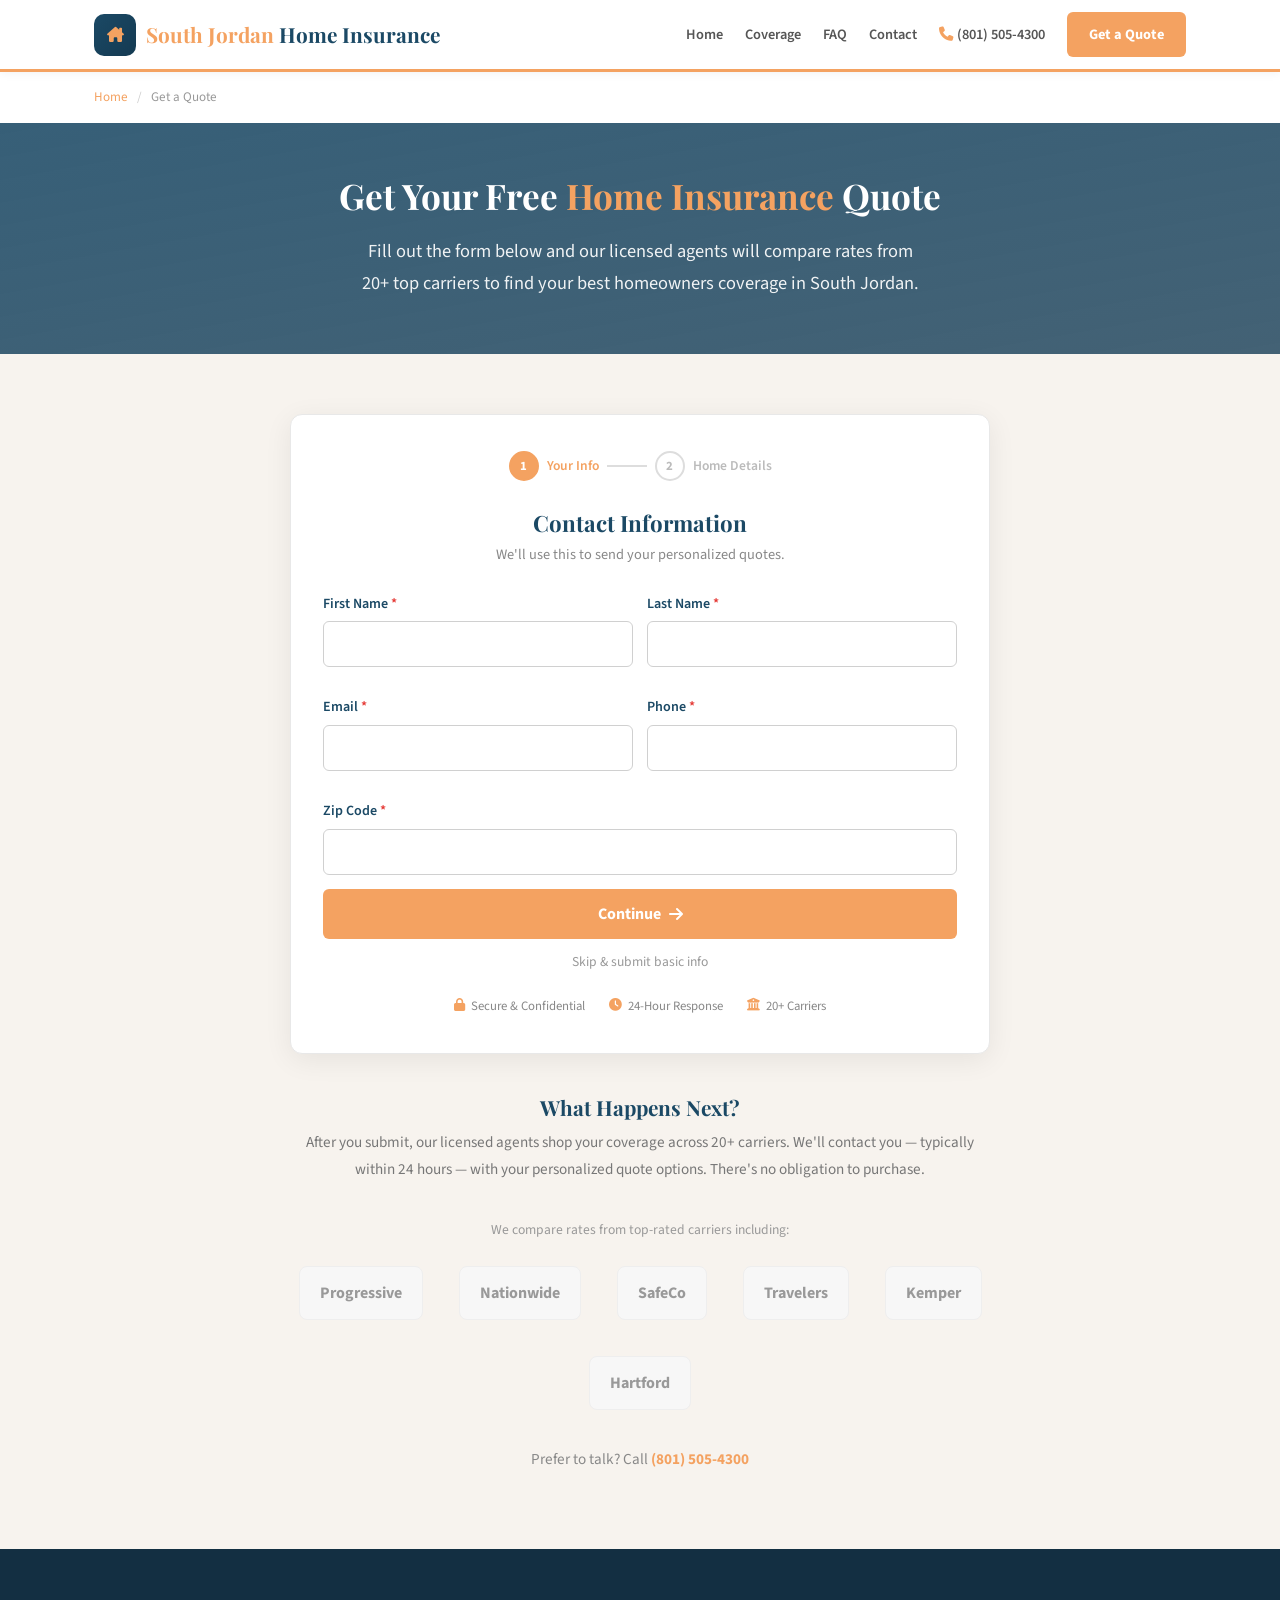
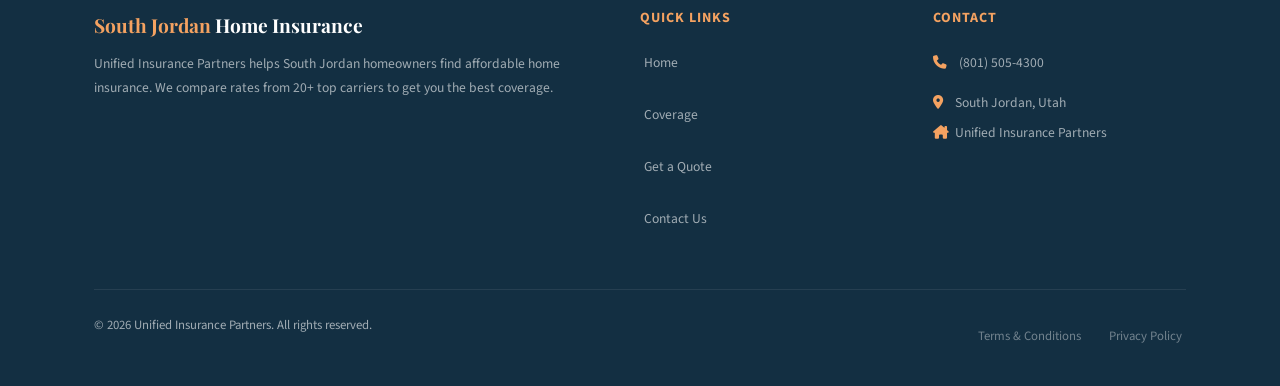
<file: home-insurance-quote.html>
<!DOCTYPE html>
<html lang="en">
<head>
  <meta charset="UTF-8">
  <meta name="viewport" content="width=device-width, initial-scale=1.0">
  <title>Get a Free Home Insurance Quote in South Jordan | Compare Rates</title>
  <meta name="description" content="Get a free home insurance quote in South Jordan, Utah. Compare rates from 20+ top carriers. No obligation — our licensed agents find you the best coverage in minutes.">
  <meta name="keywords" content="home insurance quote South Jordan, free homeowners insurance quote, compare home insurance rates South Jordan Utah">
  <link rel="canonical" href="https://southjordanhomeinsurance.com/home-insurance-quote">
  <meta name="geo.region" content="US-UT">
  <meta name="geo.placename" content="South Jordan, Utah">
  <meta property="og:title" content="Free Home Insurance Quote | Compare Rates in South Jordan">
  <meta property="og:description" content="Get a free home insurance quote. Compare rates from 20+ carriers — no obligation.">
  <meta property="og:type" content="website">
  <meta property="og:url" content="https://southjordanhomeinsurance.com/home-insurance-quote">
  <link rel="icon" href="data:image/svg+xml,<svg xmlns='http://www.w3.org/2000/svg' viewBox='0 0 100 100'><text y='.9em' font-size='90'>🏠</text></svg>">
  <link rel="preconnect" href="https://fonts.googleapis.com">
  <link rel="preconnect" href="https://fonts.gstatic.com" crossorigin>
  <link href="https://fonts.googleapis.com/css2?family=Playfair+Display:wght@400;500;600;700;800&family=Source+Sans+3:wght@300;400;600;700&display=swap" rel="stylesheet">
  <link rel="stylesheet" href="https://cdnjs.cloudflare.com/ajax/libs/font-awesome/6.5.1/css/all.min.css">
  <link rel="stylesheet" href="css/style.css">
  <script type="application/ld+json">
  {
    "@context": "https://schema.org",
    "@type": "BreadcrumbList",
    "itemListElement": [
      { "@type": "ListItem", "position": 1, "name": "Home", "item": "https://southjordanhomeinsurance.com" },
      { "@type": "ListItem", "position": 2, "name": "Get a Quote", "item": "https://southjordanhomeinsurance.com/home-insurance-quote" }
    ]
  }
  </script>
  <style>
/* Focus styles for accessibility */
a:focus-visible, button:focus-visible, input:focus-visible, select:focus-visible, textarea:focus-visible {
  outline: 2px solid #0369A1;
  outline-offset: 2px;
  border-radius: 2px;
}
*:focus { outline: none; }
*:focus-visible { outline: 2px solid #0369A1; outline-offset: 2px; }

/* Touch target minimum sizes */
a[class*="btn"], a[class*="cta"], a[class*="button"],
button, input[type="submit"], input[type="button"],
.btn, .cta-button, .cta-btn, .nav-link, .footer-link {
  min-height: 44px;
  display: inline-flex;
  align-items: center;
}
nav a, footer a {
  min-height: 44px;
  display: inline-flex;
  align-items: center;
  padding: 8px 4px;
}

/* Form submission feedback */
.form-loading { opacity: 0.7; pointer-events: none; }
.form-success { display: none; padding: 20px; background: #dcfce7; border: 1px solid #16a34a; border-radius: 8px; color: #166534; text-align: center; margin-top: 16px; }
.form-error { display: none; padding: 20px; background: #fef2f2; border: 1px solid #dc2626; border-radius: 8px; color: #991b1b; text-align: center; margin-top: 16px; }
.form-success.active, .form-error.active { display: block; }
.btn-loading { position: relative; color: transparent !important; }
.btn-loading::after { content: ''; position: absolute; width: 20px; height: 20px; top: 50%; left: 50%; margin: -10px 0 0 -10px; border: 2px solid #fff; border-top-color: transparent; border-radius: 50%; animation: spin 0.6s linear infinite; }
@keyframes spin { to { transform: rotate(360deg); } }
  </style>
</head>
<body>
  <a href="#main-content" class="skip-nav" style="position:absolute;left:-9999px;top:auto;width:1px;height:1px;overflow:hidden;z-index:9999;padding:8px 16px;background:#0369A1;color:#fff;font-size:14px;text-decoration:none;">Skip to main content</a>
  <header class="site-header">
    <div class="container">
      <a href="./" class="logo"><div class="logo-icon"><i class="fas fa-house-chimney" style="font-size:.95rem;"></i></div><div class="logo-text"><span>South Jordan</span> Home Insurance</div></a>
      <button class="nav-toggle" aria-label="Toggle menu" aria-expanded="false"><span></span><span></span><span></span></button>
      <nav class="main-nav" aria-label="Main navigation">
        <ul>
          <li><a href="./">Home</a></li>
          <li><a href="coverage">Coverage</a></li>
          <li><a href="./#faq">FAQ</a></li>
          <li><a href="contact-us">Contact</a></li>
          <li><a href="tel:8015054300" class="header-phone"><i class="fas fa-phone"></i> (801) 505-4300</a></li>
          <li><a href="home-insurance-quote" class="nav-cta active">Get a Quote</a></li>
        </ul>
      </nav>
    </div>
    <div class="nav-overlay"></div>
  </header>

  <main id="main-content">
    <div class="breadcrumbs"><div class="container"><a href="./">Home</a> <span>/</span> Get a Quote</div></div>

    <section class="hero" style="padding:50px 0 55px;">
      <div class="container text-center">
        <h1 style="font-size:2.2rem;">Get Your Free <span>Home Insurance</span> Quote</h1>
        <p style="max-width:560px; margin:0 auto;">Fill out the form below and our licensed agents will compare rates from 20+ top carriers to find your best homeowners coverage in South Jordan.</p>
      </div>
    </section>

    <section class="section section-alt" style="padding:60px 0;">
      <div class="container">
        <div class="form-wrapper" style="max-width:700px; margin:0 auto;">
          <div class="form-progress">
            <div class="form-progress-step active"><div class="form-progress-dot">1</div> Your Info</div>
            <div class="form-progress-line"></div>
            <div class="form-progress-step"><div class="form-progress-dot">2</div> Home Details</div>
          </div>

          <form class="multi-step-form" data-webhook="https://n8n4.belmontdigitalmarketing.com/webhook/southjordanhomeinsurance-quote-62184" data-redirect="thank-you" novalidate>
            <!-- Step 1: Contact Info -->
            <div class="form-step active">
              <h2 style="text-align:center; margin-bottom:4px; font-size:1.4rem;">Contact Information</h2>
              <p class="form-subtitle">We'll use this to send your personalized quotes.</p>
              <div class="form-row">
                <div class="form-group"><label for="firstName">First Name <span style="color:#e53935;">*</span></label><input type="text" id="firstName" name="firstName" required autocomplete="given-name"><div class="error-msg">Required</div></div>
                <div class="form-group"><label for="lastName">Last Name <span style="color:#e53935;">*</span></label><input type="text" id="lastName" name="lastName" required autocomplete="family-name"><div class="error-msg">Required</div></div>
              </div>
              <div class="form-row">
                <div class="form-group"><label for="email">Email <span style="color:#e53935;">*</span></label><input type="email" id="email" name="email" required autocomplete="email"><div class="error-msg">Valid email required</div></div>
                <div class="form-group"><label for="phone">Phone <span style="color:#e53935;">*</span></label><input type="tel" id="phone" name="phone" required autocomplete="tel"><div class="error-msg">Valid phone required</div></div>
              </div>
              <div class="form-group"><label for="zip">Zip Code <span style="color:#e53935;">*</span></label><input type="text" id="zip" name="zipCode" required maxlength="5" pattern="[0-9]{5}" inputmode="numeric" autocomplete="postal-code"><div class="error-msg">5-digit zip required</div></div>
              <div class="form-step-nav">
                <button type="button" class="btn btn-primary" data-next-step>Continue <i class="fas fa-arrow-right"></i></button>
              </div>
              <div style="text-align:center; margin-top:8px;"><a href="#" data-skip-step style="font-size:.85rem; color:#999;">Skip &amp; submit basic info</a></div>
            </div>

            <!-- Step 2: Home Details (optional enrichment) -->
            <div class="form-step">
              <h2 style="text-align:center; margin-bottom:4px; font-size:1.4rem;">Home Details</h2>
              <p class="form-subtitle">Help us find you the most accurate quote. You can skip this step.</p>

              <div class="form-row">
                <div class="form-group"><label for="yearBuilt">Year Home Was Built</label><input type="number" id="yearBuilt" name="yearBuilt" min="1800" max="2026" placeholder="e.g., 1985"></div>
                <div class="form-group"><label for="yearRoof">Year Roof Was Last Replaced</label><input type="number" id="yearRoof" name="yearRoofReplaced" min="1800" max="2026" placeholder="e.g., 2018"></div>
              </div>
              <div class="form-row">
                <div class="form-group"><label for="sqft">Approximate Square Footage</label><input type="number" id="sqft" name="squareFootage" min="100" placeholder="e.g., 2400"></div>
                <div class="form-group"><label for="homeStatus">Home Ownership Status</label><select id="homeStatus" name="homeOwnershipStatus"><option value="">Select...</option><option value="Currently Own">Currently Own</option><option value="Buying">Buying</option><option value="Refinancing">Refinancing</option></select></div>
              </div>

              <!-- Conditional: Older Home Fields (visible when yearBuilt < 1960) -->
              <div class="older-home-fields">
                <div class="older-home-note"><i class="fas fa-info-circle"></i> For homes built before 1960, we need a few additional details to find you the best rates.</div>
                <div class="form-row">
                  <div class="form-group"><label for="plumbingType">Plumbing Type</label><select id="plumbingType" name="plumbingType"><option value="">Select...</option><option value="Copper">Copper</option><option value="PEX">PEX</option><option value="Galvanized">Galvanized</option><option value="Unknown">Unknown</option></select></div>
                  <div class="form-group"><label for="electricalPanel">Electrical Panel Type</label><select id="electricalPanel" name="electricalPanelType"><option value="">Select...</option><option value="Circuit Breakers">Circuit Breakers</option><option value="Fuses">Fuses</option><option value="Updated/Unknown">Updated/Unknown</option></select></div>
                </div>
                <div class="form-group"><label for="wiringUpdated">Has Electrical Wiring Been Updated?</label><select id="wiringUpdated" name="wiringUpdated"><option value="">Select...</option><option value="Yes">Yes</option><option value="No">No</option><option value="Unknown">Unknown</option></select></div>
              </div>

              <div class="form-group"><label for="comments">Additional Comments</label><textarea id="comments" name="comments" rows="3" placeholder="Any details about your home or coverage needs..."></textarea></div>
              <div class="form-consent"><input type="checkbox" id="consent" name="consent" required><label for="consent">I agree to be contacted regarding my home insurance quote per the <a href="terms" target="_blank">Terms and Conditions</a>.</label></div>
              <div class="form-step-nav">
                <button type="button" class="btn btn-skip" data-skip-step>Skip &amp; Submit</button>
                <button type="submit" class="btn btn-primary" data-label="Get My Free Quote">Get My Free Quote <i class="fas fa-arrow-right"></i></button>
              </div>
              <div style="text-align:center; margin-top:8px;"><a href="#" data-prev-step style="font-size:.85rem; color:#999;"><i class="fas fa-arrow-left"></i> Back to Step 1</a></div>
            </div>

            <div class="form-success"><i class="fas fa-check-circle"></i> Quote request submitted! Redirecting...</div>
            <div class="form-error"><i class="fas fa-exclamation-triangle"></i> Something went wrong. Please call <a href="tel:8015054300">(801) 505-4300</a>.</div>
          </form>

          <div class="form-trust">
            <div class="form-trust-item"><i class="fas fa-lock"></i> Secure &amp; Confidential</div>
            <div class="form-trust-item"><i class="fas fa-clock"></i> 24-Hour Response</div>
            <div class="form-trust-item"><i class="fas fa-building-columns"></i> 20+ Carriers</div>
          </div>
        </div>

        <div style="max-width:700px; margin:40px auto 0; text-align:center;">
          <h3 style="margin-bottom:8px;">What Happens Next?</h3>
          <p style="color:#777; font-size:.95rem;">After you submit, our licensed agents shop your coverage across 20+ carriers. We'll contact you — typically within 24 hours — with your personalized quote options. There's no obligation to purchase.</p>
        </div>

        <div style="max-width:700px; margin:36px auto 0; text-align:center;">
          <p style="font-size:.85rem; color:#999; margin-bottom:16px;">We compare rates from top-rated carriers including:</p>
          <div class="carrier-grid">
            <span>Progressive</span><span>Nationwide</span><span>SafeCo</span><span>Travelers</span><span>Kemper</span><span>Hartford</span>
          </div>
        </div>

        <div style="text-align:center; margin-top:36px;">
          <p style="color:#888; font-size:.95rem;">Prefer to talk? Call <a href="tel:8015054300" style="font-weight:700;">(801) 505-4300</a></p>
        </div>
      </div>
    </section>
  </main>

  <footer class="site-footer">
    <div class="container">
      <div class="footer-grid">
        <div class="footer-about">
          <div class="logo-text"><span style="color:#F4A261;">South Jordan</span> Home Insurance</div>
          <p>Unified Insurance Partners helps South Jordan homeowners find affordable home insurance. We compare rates from 20+ top carriers to get you the best coverage.</p>
        </div>
        <div class="footer-links">
          <h4>Quick Links</h4>
          <ul>
            <li><a href="./">Home</a></li>
            <li><a href="coverage">Coverage</a></li>
            <li><a href="home-insurance-quote">Get a Quote</a></li>
            <li><a href="contact-us">Contact Us</a></li>
          </ul>
        </div>
        <div class="footer-contact">
          <h4>Contact</h4>
          <p><i class="fas fa-phone"></i> <a href="tel:8015054300">(801) 505-4300</a></p>
          <p><i class="fas fa-map-marker-alt"></i> South Jordan, Utah</p>
          <p><i class="fas fa-house-chimney"></i> Unified Insurance Partners</p>
        </div>
      </div>
      <div class="footer-bottom">
        <p>&copy; 2026 Unified Insurance Partners. All rights reserved.</p>
        <div class="footer-legal"><a href="terms">Terms &amp; Conditions</a> <a href="privacy">Privacy Policy</a></div>
      </div>
    </div>
  </footer>
  <script src="https://challenges.cloudflare.com/turnstile/v0/api.js" async defer></script>
    <script src="js/main.js"></script>

  <!-- form-loading-enhancer -->
  <script>
  document.addEventListener('DOMContentLoaded', function() {
    document.querySelectorAll('form[data-webhook]').forEach(function(form) {
      form.addEventListener('submit', function() {
        form.classList.add('form-loading');
        var btn = form.querySelector('button[type="submit"], input[type="submit"]');
        if (btn) btn.classList.add('btn-loading');
      }, true);
    });
    var origFetch = window.fetch;
    if (origFetch) {
      window.fetch = function() {
        var args = arguments;
        var promise = origFetch.apply(this, args);
        promise.then(function(res) {
          document.querySelectorAll('form.form-loading').forEach(function(form) {
            setTimeout(function() {
              form.classList.remove('form-loading');
              var btn = form.querySelector('.btn-loading');
              if (btn) btn.classList.remove('btn-loading');
            }, 200);
          });
        }).catch(function() {
          document.querySelectorAll('form.form-loading').forEach(function(form) {
            form.classList.remove('form-loading');
            var btn = form.querySelector('.btn-loading');
            if (btn) btn.classList.remove('btn-loading');
          });
        });
        return promise;
      };
    }
  });
  </script>
</body>
</html>
</file>
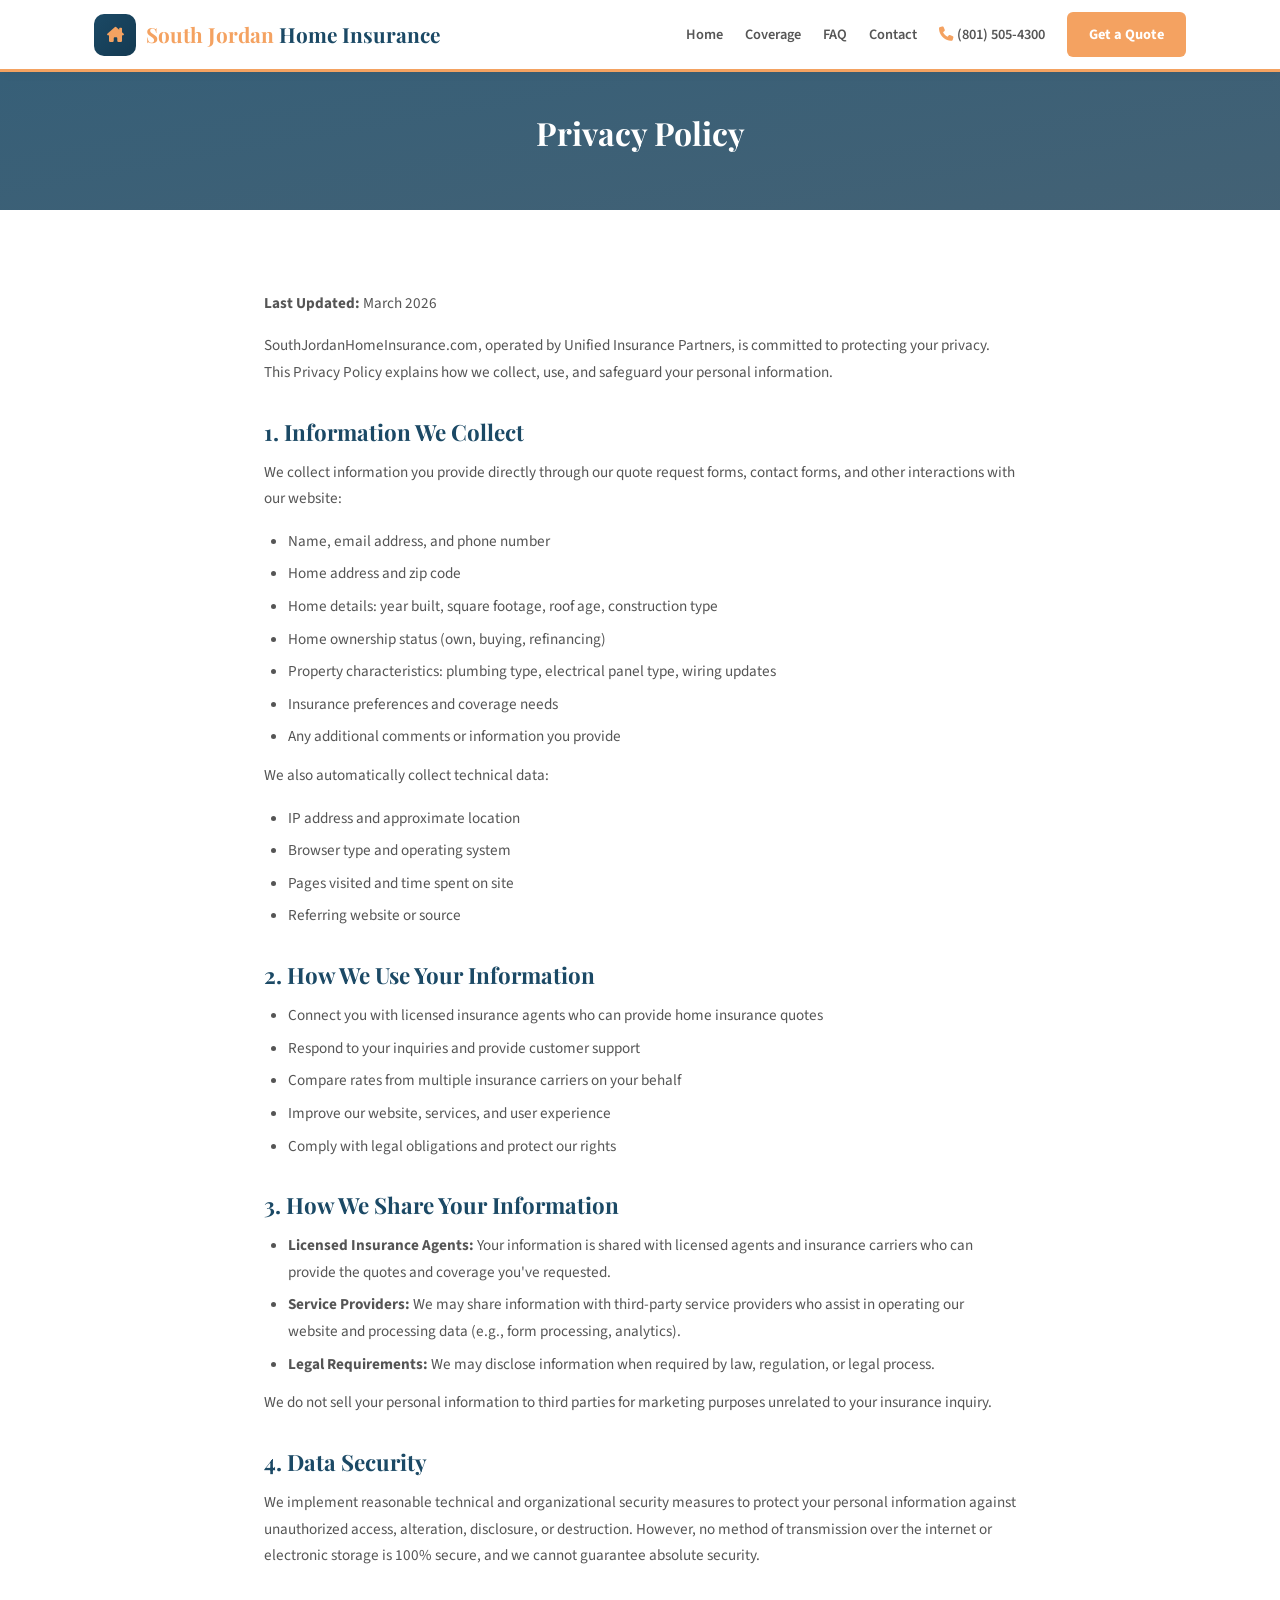
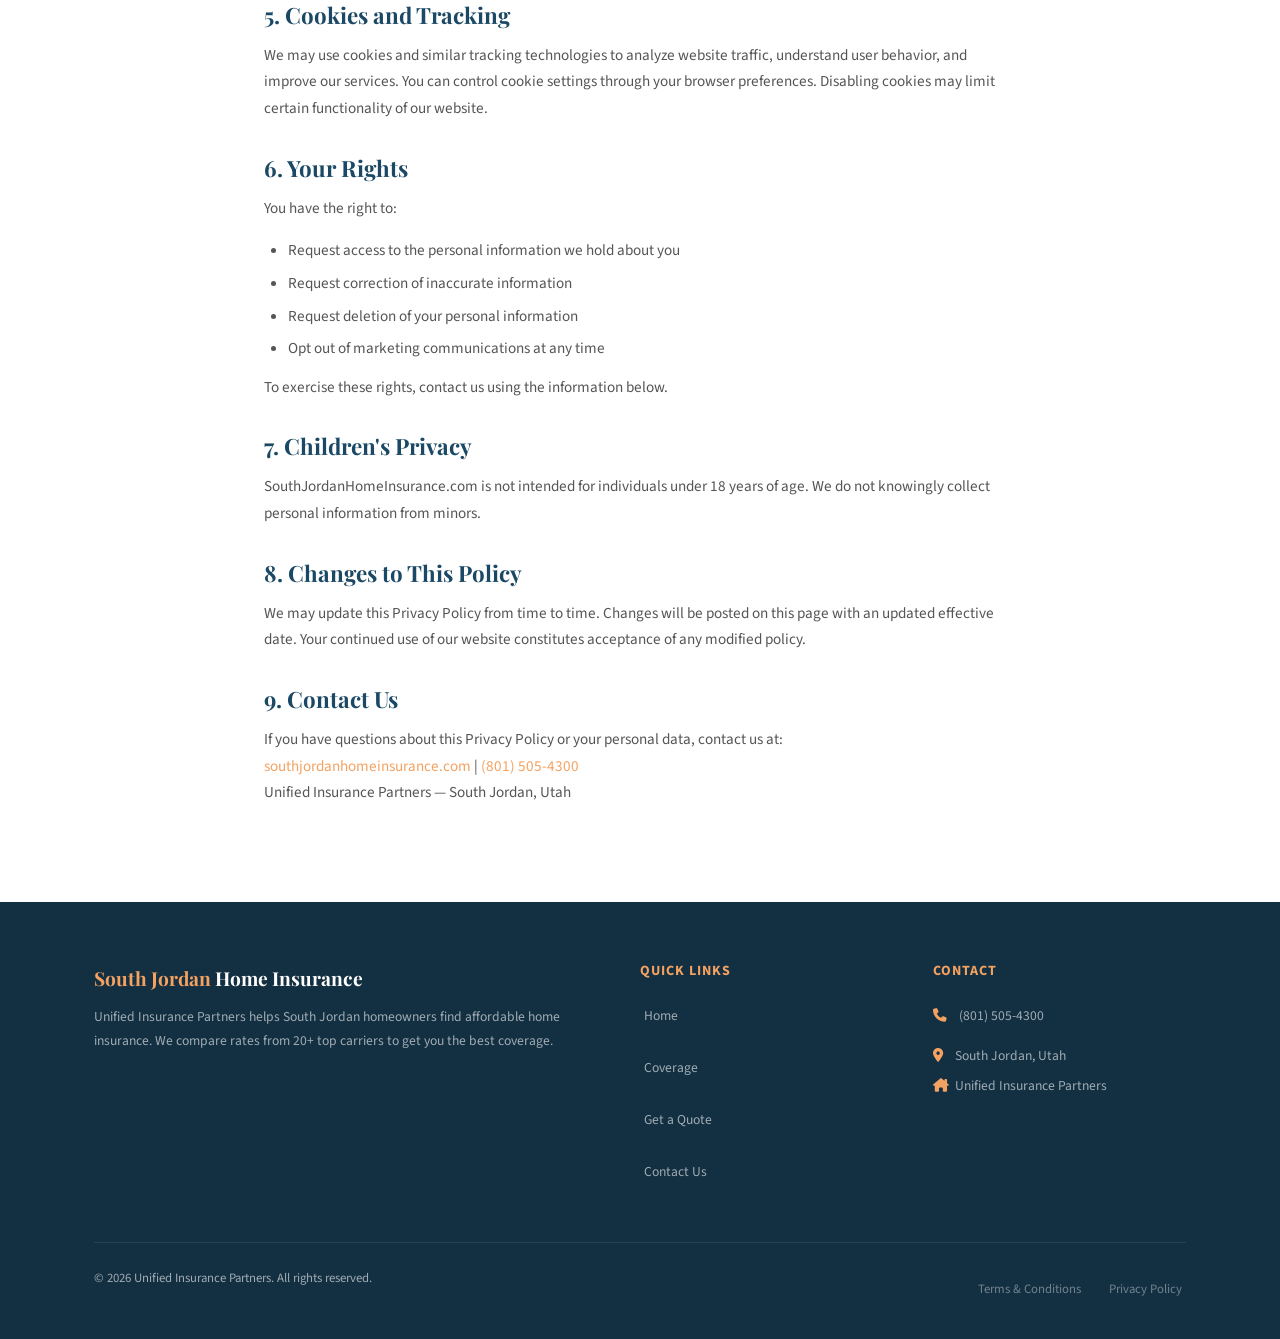
<file: privacy.html>
<!DOCTYPE html>
<html lang="en">
<head>
  <meta charset="UTF-8">
  <meta name="viewport" content="width=device-width, initial-scale=1.0">
  <title>Privacy Policy | South Jordan Home Insurance</title>
  <meta name="robots" content="noindex, follow">
  <link rel="canonical" href="https://southjordanhomeinsurance.com/privacy">
  <link rel="icon" href="data:image/svg+xml,<svg xmlns='http://www.w3.org/2000/svg' viewBox='0 0 100 100'><text y='.9em' font-size='90'>🏠</text></svg>">
  <link rel="preconnect" href="https://fonts.googleapis.com">
  <link rel="preconnect" href="https://fonts.gstatic.com" crossorigin>
  <link href="https://fonts.googleapis.com/css2?family=Playfair+Display:wght@400;500;600;700;800&family=Source+Sans+3:wght@300;400;600;700&display=swap" rel="stylesheet">
  <link rel="stylesheet" href="https://cdnjs.cloudflare.com/ajax/libs/font-awesome/6.5.1/css/all.min.css">
  <link rel="stylesheet" href="css/style.css">
  <style>
/* Focus styles for accessibility */
a:focus-visible, button:focus-visible, input:focus-visible, select:focus-visible, textarea:focus-visible {
  outline: 2px solid #0369A1;
  outline-offset: 2px;
  border-radius: 2px;
}
*:focus { outline: none; }
*:focus-visible { outline: 2px solid #0369A1; outline-offset: 2px; }

/* Touch target minimum sizes */
a[class*="btn"], a[class*="cta"], a[class*="button"],
button, input[type="submit"], input[type="button"],
.btn, .cta-button, .cta-btn, .nav-link, .footer-link {
  min-height: 44px;
  display: inline-flex;
  align-items: center;
}
nav a, footer a {
  min-height: 44px;
  display: inline-flex;
  align-items: center;
  padding: 8px 4px;
}
  </style>
</head>
<body>
  <a href="#main-content" class="skip-nav" style="position:absolute;left:-9999px;top:auto;width:1px;height:1px;overflow:hidden;z-index:9999;padding:8px 16px;background:#0369A1;color:#fff;font-size:14px;text-decoration:none;">Skip to main content</a>

  <header class="site-header">
    <div class="container">
      <a href="./" class="logo">
        <div class="logo-icon"><i class="fas fa-house-chimney" style="font-size:.95rem;"></i></div>
        <div class="logo-text"><span>South Jordan</span> Home Insurance</div>
      </a>
      <button class="nav-toggle" aria-label="Toggle menu" aria-expanded="false"><span></span><span></span><span></span></button>
      <nav class="main-nav" aria-label="Main navigation">
        <ul>
          <li><a href="./">Home</a></li>
          <li><a href="coverage">Coverage</a></li>
          <li><a href="./#faq">FAQ</a></li>
          <li><a href="contact-us">Contact</a></li>
          <li><a href="tel:8015054300" class="header-phone"><i class="fas fa-phone"></i> (801) 505-4300</a></li>
          <li><a href="home-insurance-quote" class="nav-cta">Get a Quote</a></li>
        </ul>
      </nav>
    </div>
    <div class="nav-overlay"></div>
  </header>

  <main id="main-content">
    <section class="hero" style="padding:40px 0;">
      <div class="container text-center">
        <h1 style="font-size:2rem;">Privacy Policy</h1>
      </div>
    </section>

    <section class="section">
      <div class="container legal-content">
        <p><strong>Last Updated:</strong> March 2026</p>
        <p>SouthJordanHomeInsurance.com, operated by Unified Insurance Partners, is committed to protecting your privacy. This Privacy Policy explains how we collect, use, and safeguard your personal information.</p>

        <h2>1. Information We Collect</h2>
        <p>We collect information you provide directly through our quote request forms, contact forms, and other interactions with our website:</p>
        <ul>
          <li>Name, email address, and phone number</li>
          <li>Home address and zip code</li>
          <li>Home details: year built, square footage, roof age, construction type</li>
          <li>Home ownership status (own, buying, refinancing)</li>
          <li>Property characteristics: plumbing type, electrical panel type, wiring updates</li>
          <li>Insurance preferences and coverage needs</li>
          <li>Any additional comments or information you provide</li>
        </ul>
        <p>We also automatically collect technical data:</p>
        <ul>
          <li>IP address and approximate location</li>
          <li>Browser type and operating system</li>
          <li>Pages visited and time spent on site</li>
          <li>Referring website or source</li>
        </ul>

        <h2>2. How We Use Your Information</h2>
        <ul>
          <li>Connect you with licensed insurance agents who can provide home insurance quotes</li>
          <li>Respond to your inquiries and provide customer support</li>
          <li>Compare rates from multiple insurance carriers on your behalf</li>
          <li>Improve our website, services, and user experience</li>
          <li>Comply with legal obligations and protect our rights</li>
        </ul>

        <h2>3. How We Share Your Information</h2>
        <ul>
          <li><strong>Licensed Insurance Agents:</strong> Your information is shared with licensed agents and insurance carriers who can provide the quotes and coverage you've requested.</li>
          <li><strong>Service Providers:</strong> We may share information with third-party service providers who assist in operating our website and processing data (e.g., form processing, analytics).</li>
          <li><strong>Legal Requirements:</strong> We may disclose information when required by law, regulation, or legal process.</li>
        </ul>
        <p>We do not sell your personal information to third parties for marketing purposes unrelated to your insurance inquiry.</p>

        <h2>4. Data Security</h2>
        <p>We implement reasonable technical and organizational security measures to protect your personal information against unauthorized access, alteration, disclosure, or destruction. However, no method of transmission over the internet or electronic storage is 100% secure, and we cannot guarantee absolute security.</p>

        <h2>5. Cookies and Tracking</h2>
        <p>We may use cookies and similar tracking technologies to analyze website traffic, understand user behavior, and improve our services. You can control cookie settings through your browser preferences. Disabling cookies may limit certain functionality of our website.</p>

        <h2>6. Your Rights</h2>
        <p>You have the right to:</p>
        <ul>
          <li>Request access to the personal information we hold about you</li>
          <li>Request correction of inaccurate information</li>
          <li>Request deletion of your personal information</li>
          <li>Opt out of marketing communications at any time</li>
        </ul>
        <p>To exercise these rights, contact us using the information below.</p>

        <h2>7. Children's Privacy</h2>
        <p>SouthJordanHomeInsurance.com is not intended for individuals under 18 years of age. We do not knowingly collect personal information from minors.</p>

        <h2>8. Changes to This Policy</h2>
        <p>We may update this Privacy Policy from time to time. Changes will be posted on this page with an updated effective date. Your continued use of our website constitutes acceptance of any modified policy.</p>

        <h2>9. Contact Us</h2>
        <p>If you have questions about this Privacy Policy or your personal data, contact us at:<br>
        <a href="https://southjordanhomeinsurance.com">southjordanhomeinsurance.com</a> | <a href="tel:8015054300">(801) 505-4300</a><br>
        Unified Insurance Partners &mdash; South Jordan, Utah</p>
      </div>
    </section>
  </main>

  <footer class="site-footer">
    <div class="container">
      <div class="footer-grid">
        <div class="footer-about">
          <div class="logo-text"><span style="color:#F4A261;">South Jordan</span> Home Insurance</div>
          <p>Unified Insurance Partners helps South Jordan homeowners find affordable home insurance. We compare rates from 20+ top carriers to get you the best coverage.</p>
        </div>
        <div class="footer-links">
          <h4>Quick Links</h4>
          <ul>
            <li><a href="./">Home</a></li>
            <li><a href="coverage">Coverage</a></li>
            <li><a href="home-insurance-quote">Get a Quote</a></li>
            <li><a href="contact-us">Contact Us</a></li>
          </ul>
        </div>
        <div class="footer-contact">
          <h4>Contact</h4>
          <p><i class="fas fa-phone"></i> <a href="tel:8015054300">(801) 505-4300</a></p>
          <p><i class="fas fa-map-marker-alt"></i> South Jordan, Utah</p>
          <p><i class="fas fa-house-chimney"></i> Unified Insurance Partners</p>
        </div>
      </div>
      <div class="footer-bottom">
        <p>&copy; 2026 Unified Insurance Partners. All rights reserved.</p>
        <div class="footer-legal"><a href="terms">Terms &amp; Conditions</a> <a href="privacy">Privacy Policy</a></div>
      </div>
    </div>
  </footer>
  <script src="js/main.js"></script>
</body>
</html>
</file>
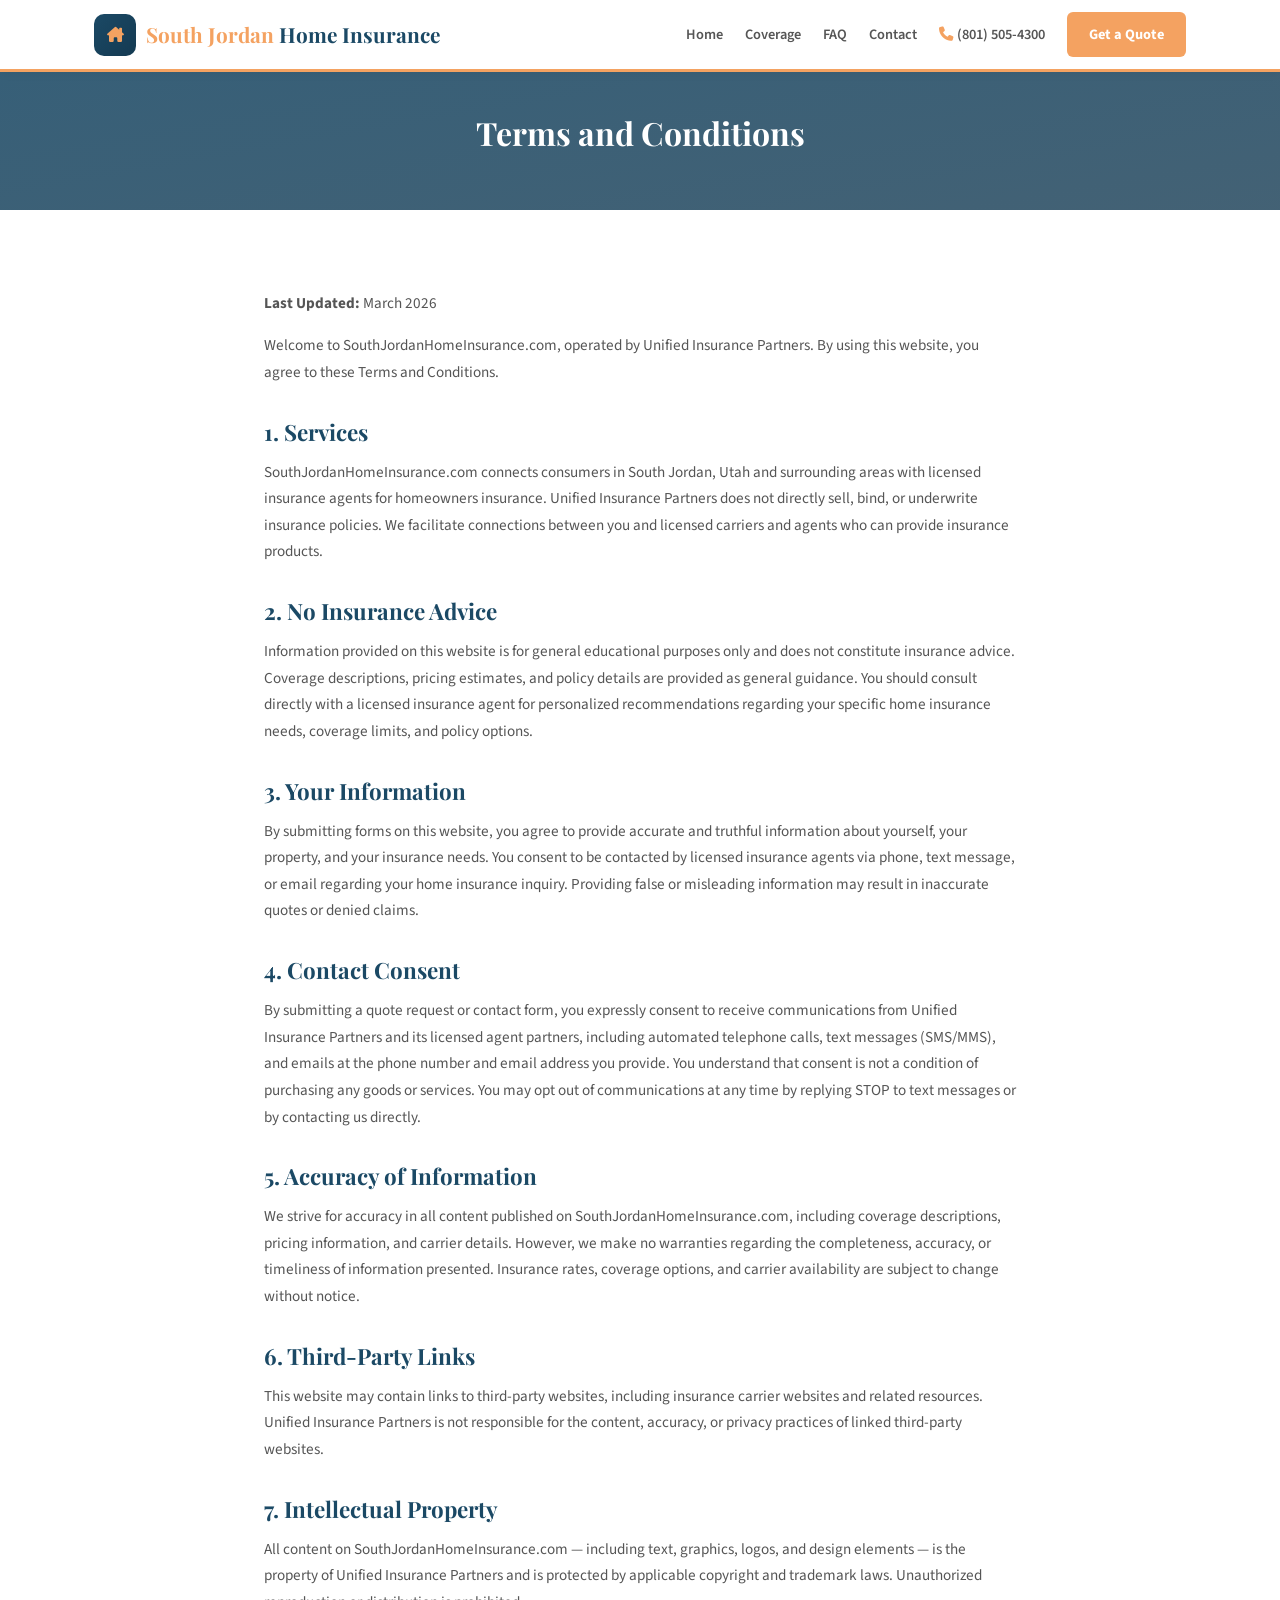
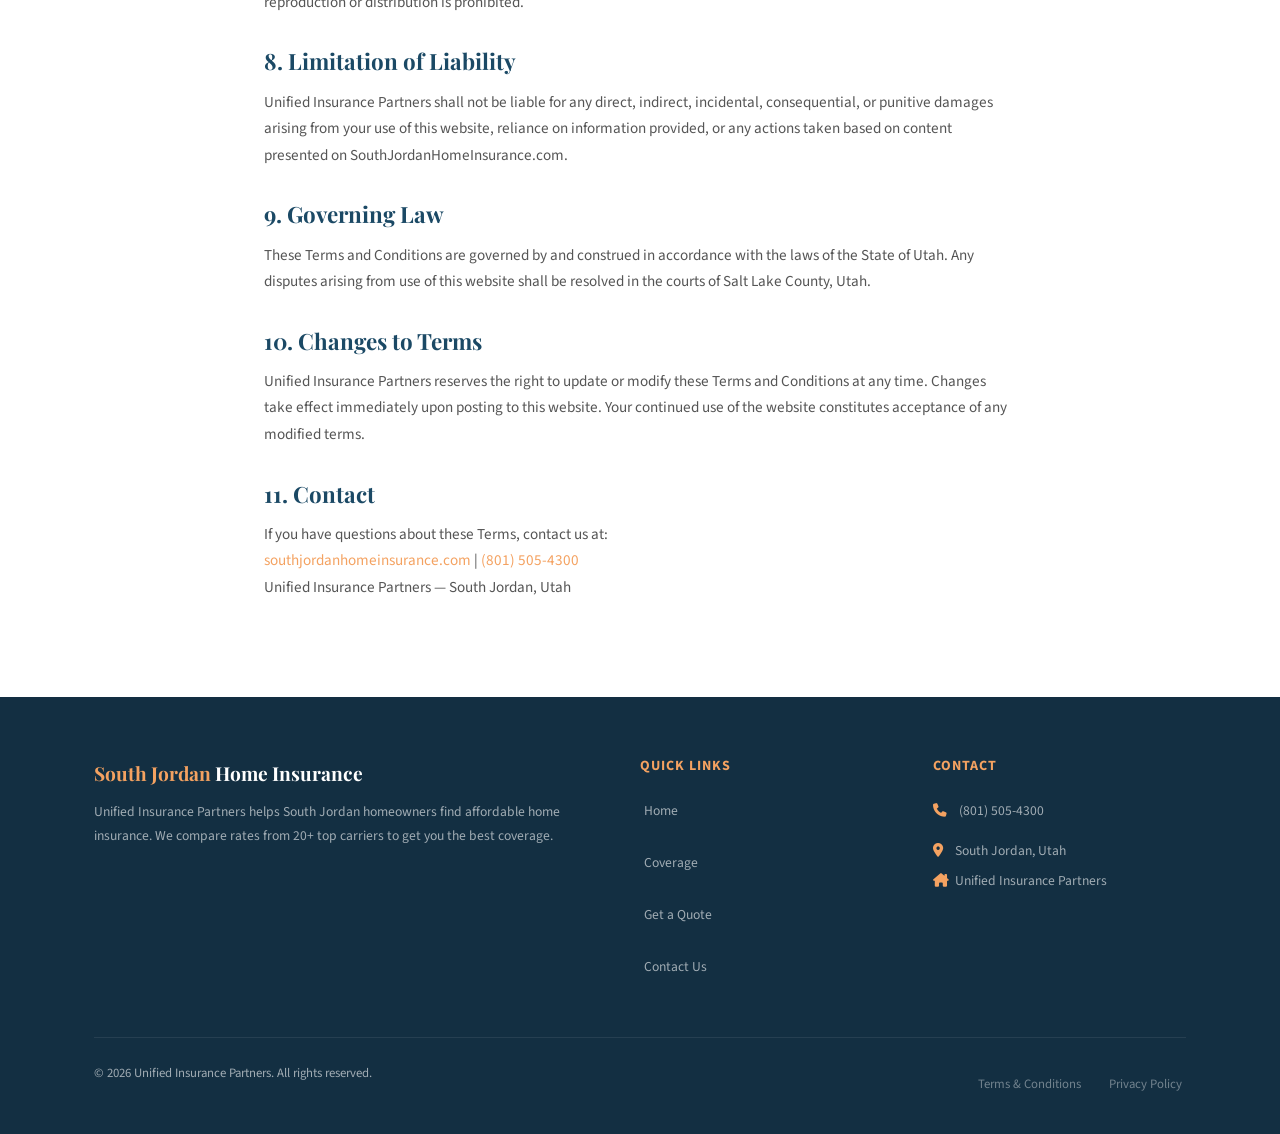
<file: terms.html>
<!DOCTYPE html>
<html lang="en">
<head>
  <meta charset="UTF-8">
  <meta name="viewport" content="width=device-width, initial-scale=1.0">
  <title>Terms and Conditions | South Jordan Home Insurance</title>
  <meta name="robots" content="noindex, follow">
  <link rel="canonical" href="https://southjordanhomeinsurance.com/terms">
  <link rel="icon" href="data:image/svg+xml,<svg xmlns='http://www.w3.org/2000/svg' viewBox='0 0 100 100'><text y='.9em' font-size='90'>🏠</text></svg>">
  <link rel="preconnect" href="https://fonts.googleapis.com">
  <link rel="preconnect" href="https://fonts.gstatic.com" crossorigin>
  <link href="https://fonts.googleapis.com/css2?family=Playfair+Display:wght@400;500;600;700;800&family=Source+Sans+3:wght@300;400;600;700&display=swap" rel="stylesheet">
  <link rel="stylesheet" href="https://cdnjs.cloudflare.com/ajax/libs/font-awesome/6.5.1/css/all.min.css">
  <link rel="stylesheet" href="css/style.css">
  <style>
/* Focus styles for accessibility */
a:focus-visible, button:focus-visible, input:focus-visible, select:focus-visible, textarea:focus-visible {
  outline: 2px solid #0369A1;
  outline-offset: 2px;
  border-radius: 2px;
}
*:focus { outline: none; }
*:focus-visible { outline: 2px solid #0369A1; outline-offset: 2px; }

/* Touch target minimum sizes */
a[class*="btn"], a[class*="cta"], a[class*="button"],
button, input[type="submit"], input[type="button"],
.btn, .cta-button, .cta-btn, .nav-link, .footer-link {
  min-height: 44px;
  display: inline-flex;
  align-items: center;
}
nav a, footer a {
  min-height: 44px;
  display: inline-flex;
  align-items: center;
  padding: 8px 4px;
}
  </style>
</head>
<body>
  <a href="#main-content" class="skip-nav" style="position:absolute;left:-9999px;top:auto;width:1px;height:1px;overflow:hidden;z-index:9999;padding:8px 16px;background:#0369A1;color:#fff;font-size:14px;text-decoration:none;">Skip to main content</a>

  <header class="site-header">
    <div class="container">
      <a href="./" class="logo">
        <div class="logo-icon"><i class="fas fa-house-chimney" style="font-size:.95rem;"></i></div>
        <div class="logo-text"><span>South Jordan</span> Home Insurance</div>
      </a>
      <button class="nav-toggle" aria-label="Toggle menu" aria-expanded="false"><span></span><span></span><span></span></button>
      <nav class="main-nav" aria-label="Main navigation">
        <ul>
          <li><a href="./">Home</a></li>
          <li><a href="coverage">Coverage</a></li>
          <li><a href="./#faq">FAQ</a></li>
          <li><a href="contact-us">Contact</a></li>
          <li><a href="tel:8015054300" class="header-phone"><i class="fas fa-phone"></i> (801) 505-4300</a></li>
          <li><a href="home-insurance-quote" class="nav-cta">Get a Quote</a></li>
        </ul>
      </nav>
    </div>
    <div class="nav-overlay"></div>
  </header>

  <main id="main-content">
    <section class="hero" style="padding:40px 0;">
      <div class="container text-center">
        <h1 style="font-size:2rem;">Terms and Conditions</h1>
      </div>
    </section>

    <section class="section">
      <div class="container legal-content">
        <p><strong>Last Updated:</strong> March 2026</p>
        <p>Welcome to SouthJordanHomeInsurance.com, operated by Unified Insurance Partners. By using this website, you agree to these Terms and Conditions.</p>

        <h2>1. Services</h2>
        <p>SouthJordanHomeInsurance.com connects consumers in South Jordan, Utah and surrounding areas with licensed insurance agents for homeowners insurance. Unified Insurance Partners does not directly sell, bind, or underwrite insurance policies. We facilitate connections between you and licensed carriers and agents who can provide insurance products.</p>

        <h2>2. No Insurance Advice</h2>
        <p>Information provided on this website is for general educational purposes only and does not constitute insurance advice. Coverage descriptions, pricing estimates, and policy details are provided as general guidance. You should consult directly with a licensed insurance agent for personalized recommendations regarding your specific home insurance needs, coverage limits, and policy options.</p>

        <h2>3. Your Information</h2>
        <p>By submitting forms on this website, you agree to provide accurate and truthful information about yourself, your property, and your insurance needs. You consent to be contacted by licensed insurance agents via phone, text message, or email regarding your home insurance inquiry. Providing false or misleading information may result in inaccurate quotes or denied claims.</p>

        <h2>4. Contact Consent</h2>
        <p>By submitting a quote request or contact form, you expressly consent to receive communications from Unified Insurance Partners and its licensed agent partners, including automated telephone calls, text messages (SMS/MMS), and emails at the phone number and email address you provide. You understand that consent is not a condition of purchasing any goods or services. You may opt out of communications at any time by replying STOP to text messages or by contacting us directly.</p>

        <h2>5. Accuracy of Information</h2>
        <p>We strive for accuracy in all content published on SouthJordanHomeInsurance.com, including coverage descriptions, pricing information, and carrier details. However, we make no warranties regarding the completeness, accuracy, or timeliness of information presented. Insurance rates, coverage options, and carrier availability are subject to change without notice.</p>

        <h2>6. Third-Party Links</h2>
        <p>This website may contain links to third-party websites, including insurance carrier websites and related resources. Unified Insurance Partners is not responsible for the content, accuracy, or privacy practices of linked third-party websites.</p>

        <h2>7. Intellectual Property</h2>
        <p>All content on SouthJordanHomeInsurance.com — including text, graphics, logos, and design elements — is the property of Unified Insurance Partners and is protected by applicable copyright and trademark laws. Unauthorized reproduction or distribution is prohibited.</p>

        <h2>8. Limitation of Liability</h2>
        <p>Unified Insurance Partners shall not be liable for any direct, indirect, incidental, consequential, or punitive damages arising from your use of this website, reliance on information provided, or any actions taken based on content presented on SouthJordanHomeInsurance.com.</p>

        <h2>9. Governing Law</h2>
        <p>These Terms and Conditions are governed by and construed in accordance with the laws of the State of Utah. Any disputes arising from use of this website shall be resolved in the courts of Salt Lake County, Utah.</p>

        <h2>10. Changes to Terms</h2>
        <p>Unified Insurance Partners reserves the right to update or modify these Terms and Conditions at any time. Changes take effect immediately upon posting to this website. Your continued use of the website constitutes acceptance of any modified terms.</p>

        <h2>11. Contact</h2>
        <p>If you have questions about these Terms, contact us at:<br>
        <a href="https://southjordanhomeinsurance.com">southjordanhomeinsurance.com</a> | <a href="tel:8015054300">(801) 505-4300</a><br>
        Unified Insurance Partners &mdash; South Jordan, Utah</p>
      </div>
    </section>
  </main>

  <footer class="site-footer">
    <div class="container">
      <div class="footer-grid">
        <div class="footer-about">
          <div class="logo-text"><span style="color:#F4A261;">South Jordan</span> Home Insurance</div>
          <p>Unified Insurance Partners helps South Jordan homeowners find affordable home insurance. We compare rates from 20+ top carriers to get you the best coverage.</p>
        </div>
        <div class="footer-links">
          <h4>Quick Links</h4>
          <ul>
            <li><a href="./">Home</a></li>
            <li><a href="coverage">Coverage</a></li>
            <li><a href="home-insurance-quote">Get a Quote</a></li>
            <li><a href="contact-us">Contact Us</a></li>
          </ul>
        </div>
        <div class="footer-contact">
          <h4>Contact</h4>
          <p><i class="fas fa-phone"></i> <a href="tel:8015054300">(801) 505-4300</a></p>
          <p><i class="fas fa-map-marker-alt"></i> South Jordan, Utah</p>
          <p><i class="fas fa-house-chimney"></i> Unified Insurance Partners</p>
        </div>
      </div>
      <div class="footer-bottom">
        <p>&copy; 2026 Unified Insurance Partners. All rights reserved.</p>
        <div class="footer-legal"><a href="terms">Terms &amp; Conditions</a> <a href="privacy">Privacy Policy</a></div>
      </div>
    </div>
  </footer>
  <script src="js/main.js"></script>
</body>
</html>
</file>
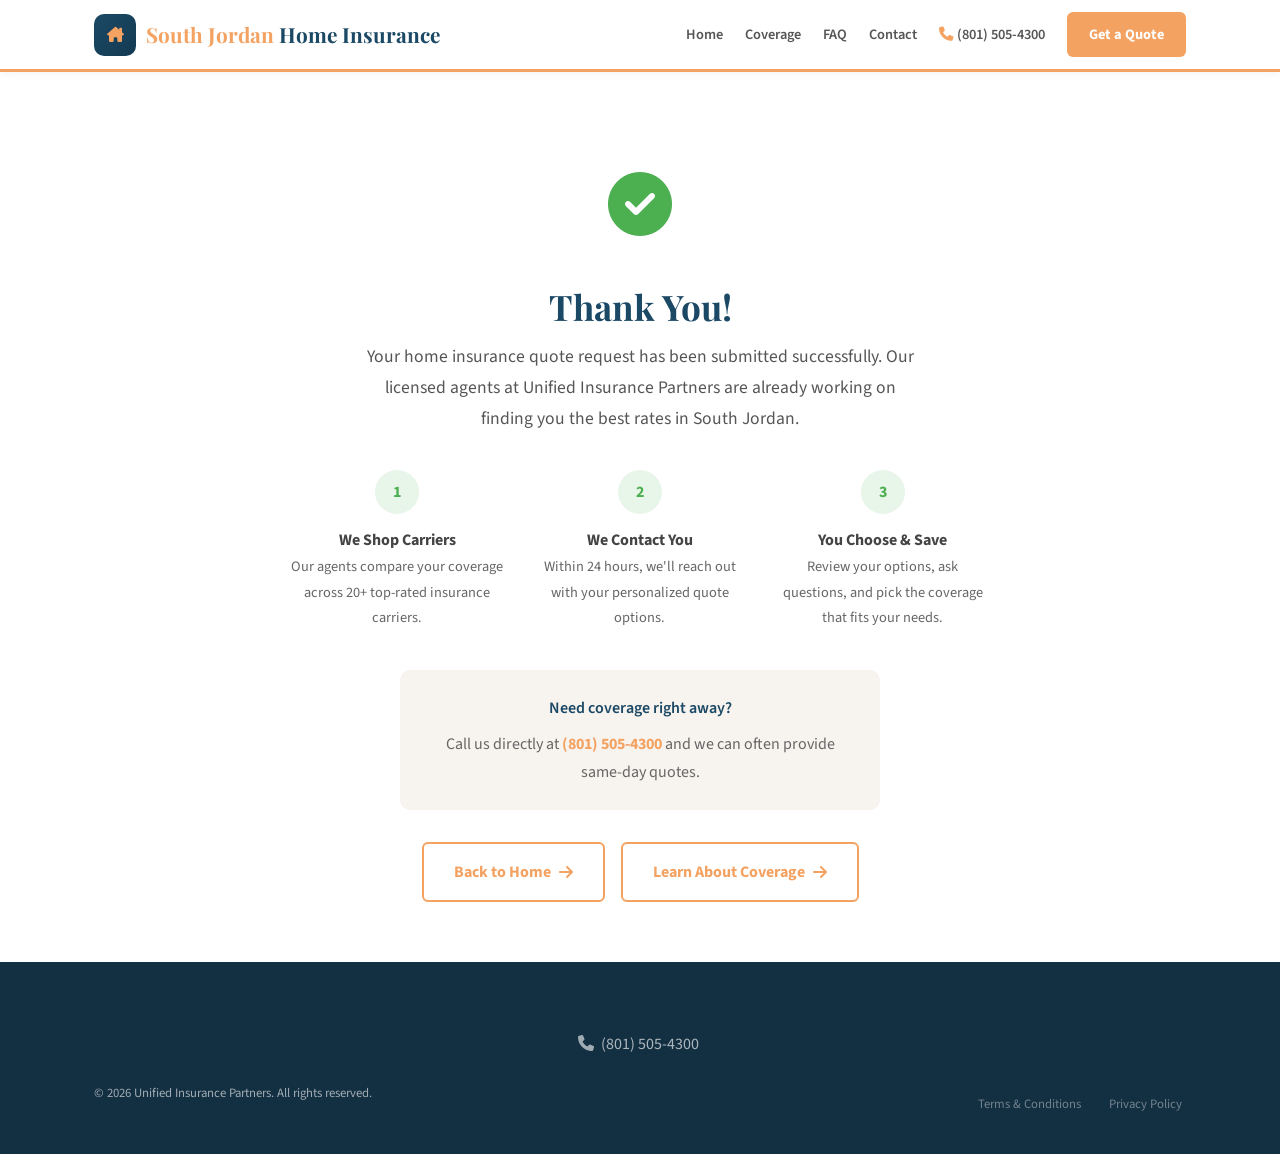
<file: thank-you.html>
<!DOCTYPE html>
<html lang="en">
<head>
  <meta charset="UTF-8">
  <meta name="viewport" content="width=device-width, initial-scale=1.0">
  <title>Thank You | South Jordan Home Insurance</title>
  <meta name="robots" content="noindex, nofollow">
  <link rel="icon" href="data:image/svg+xml,<svg xmlns='http://www.w3.org/2000/svg' viewBox='0 0 100 100'><text y='.9em' font-size='90'>🏠</text></svg>">
  <link rel="preconnect" href="https://fonts.googleapis.com">
  <link rel="preconnect" href="https://fonts.gstatic.com" crossorigin>
  <link href="https://fonts.googleapis.com/css2?family=Playfair+Display:wght@400;500;600;700;800&family=Source+Sans+3:wght@300;400;600;700&display=swap" rel="stylesheet">
  <link rel="stylesheet" href="https://cdnjs.cloudflare.com/ajax/libs/font-awesome/6.5.1/css/all.min.css">
  <link rel="stylesheet" href="css/style.css">

  <!-- Google Ads conversion pixel placeholder — uncomment before launch
  <script async src="https://www.googletagmanager.com/gtag/js?id=AW-XXXXXXXXXX"></script>
  <script>
    window.dataLayer = window.dataLayer || [];
    function gtag(){dataLayer.push(arguments);}
    gtag('js', new Date());
    gtag('config', 'AW-XXXXXXXXXX');
    gtag('event', 'conversion', {'send_to': 'AW-XXXXXXXXXX/XXXXXXXXXX'});
  </script>
  -->
  <style>
/* Focus styles for accessibility */
a:focus-visible, button:focus-visible, input:focus-visible, select:focus-visible, textarea:focus-visible {
  outline: 2px solid #0369A1;
  outline-offset: 2px;
  border-radius: 2px;
}
*:focus { outline: none; }
*:focus-visible { outline: 2px solid #0369A1; outline-offset: 2px; }

/* Touch target minimum sizes */
a[class*="btn"], a[class*="cta"], a[class*="button"],
button, input[type="submit"], input[type="button"],
.btn, .cta-button, .cta-btn, .nav-link, .footer-link {
  min-height: 44px;
  display: inline-flex;
  align-items: center;
}
nav a, footer a {
  min-height: 44px;
  display: inline-flex;
  align-items: center;
  padding: 8px 4px;
}
  </style>
</head>
<body>
  <a href="#main-content" class="skip-nav" style="position:absolute;left:-9999px;top:auto;width:1px;height:1px;overflow:hidden;z-index:9999;padding:8px 16px;background:#0369A1;color:#fff;font-size:14px;text-decoration:none;">Skip to main content</a>
  <header class="site-header">
    <div class="container">
      <a href="./" class="logo"><div class="logo-icon"><i class="fas fa-house-chimney" style="font-size:.95rem;"></i></div><div class="logo-text"><span>South Jordan</span> Home Insurance</div></a>
      <button class="nav-toggle" aria-label="Toggle menu" aria-expanded="false"><span></span><span></span><span></span></button>
      <nav class="main-nav" aria-label="Main navigation">
        <ul>
          <li><a href="./">Home</a></li>
          <li><a href="coverage">Coverage</a></li>
          <li><a href="./#faq">FAQ</a></li>
          <li><a href="contact-us">Contact</a></li>
          <li><a href="tel:8015054300" class="header-phone"><i class="fas fa-phone"></i> (801) 505-4300</a></li>
          <li><a href="home-insurance-quote" class="nav-cta">Get a Quote</a></li>
        </ul>
      </nav>
    </div>
    <div class="nav-overlay"></div>
  </header>

  <main id="main-content">
    <section class="section" style="padding:80px 0 60px;">
      <div class="container text-center">
        <div class="thank-you-icon"><i class="fas fa-check-circle"></i></div>
        <h1 style="font-size:2.2rem; margin-bottom:12px;">Thank You!</h1>
        <p style="font-size:1.1rem; max-width:550px; margin:0 auto 16px; color:#555;">Your home insurance quote request has been submitted successfully. Our licensed agents at Unified Insurance Partners are already working on finding you the best rates in South Jordan.</p>

        <div class="thank-you-steps">
          <div class="thank-you-step">
            <div class="step-num">1</div>
            <strong>We Shop Carriers</strong>
            <p>Our agents compare your coverage across 20+ top-rated insurance carriers.</p>
          </div>
          <div class="thank-you-step">
            <div class="step-num">2</div>
            <strong>We Contact You</strong>
            <p>Within 24 hours, we'll reach out with your personalized quote options.</p>
          </div>
          <div class="thank-you-step">
            <div class="step-num">3</div>
            <strong>You Choose &amp; Save</strong>
            <p>Review your options, ask questions, and pick the coverage that fits your needs.</p>
          </div>
        </div>

        <div style="margin-top:40px; padding:24px; background:#f7f3ee; border-radius:10px; max-width:480px; margin-left:auto; margin-right:auto;">
          <p style="margin-bottom:8px; font-weight:600; color:#1B4965;">Need coverage right away?</p>
          <p style="margin:0; color:#666;">Call us directly at <a href="tel:8015054300" style="font-weight:700;">(801) 505-4300</a> and we can often provide same-day quotes.</p>
        </div>

        <div style="margin-top:32px; display:flex; justify-content:center; gap:16px; flex-wrap:wrap;">
          <a href="./" class="btn btn-outline">Back to Home <i class="fas fa-arrow-right"></i></a>
          <a href="coverage" class="btn btn-outline">Learn About Coverage <i class="fas fa-arrow-right"></i></a>
        </div>
      </div>
    </section>
  </main>

  <footer class="site-footer">
    <div class="container">
      <p style="text-align:center;margin-bottom:16px;"><i class="fas fa-phone"></i> <a href="tel:8015054300" class="phone-link" aria-label="Call us at (801) 505-4300" style="color:rgba(255,255,255,.65);">(801) 505-4300</a></p>
      <div class="footer-bottom" style="border-top:none; padding-top:0;">
        <p>&copy; 2026 Unified Insurance Partners. All rights reserved.</p>
        <div class="footer-legal"><a href="terms">Terms &amp; Conditions</a> <a href="privacy">Privacy Policy</a></div>
      </div>
    </div>
  </footer>
  <script src="js/main.js"></script>
</body>
</html>
</file>
<file: css/style.css>
/* ============================================
   South Jordan Home Insurance — Style System
   Colors: Deep Blue #1B4965, Warm Amber #F4A261, White
   Fonts: Playfair Display (headings), Source Sans 3 (body)
   Style: Trustworthy, warm, professional
   ============================================ */

*, *::before, *::after { box-sizing: border-box; margin: 0; padding: 0; }
html { scroll-behavior: smooth; font-size: 16px; }
body {
  font-family: 'Source Sans 3', sans-serif;
  color: #444;
  line-height: 1.75;
  background: #fff;
  -webkit-font-smoothing: antialiased;
}
img { max-width: 100%; height: auto; display: block; }
a { color: #F4A261; text-decoration: none; transition: color .2s; }
a:hover { color: #e08b3a; }

h1, h2, h3, h4 { font-family: 'Playfair Display', serif; color: #1B4965; line-height: 1.3; font-weight: 700; }
h1 { font-size: 2.6rem; margin-bottom: 1rem; }
h2 { font-size: 1.9rem; margin-bottom: .75rem; }
h3 { font-size: 1.3rem; margin-bottom: .5rem; }
p { margin-bottom: 1rem; }

.container { max-width: 1140px; margin: 0 auto; padding: 0 24px; }
.text-center { text-align: center; }
.sr-only { position: absolute; width: 1px; height: 1px; overflow: hidden; clip: rect(0,0,0,0); border: 0; }

/* --- Buttons --- */
.btn {
  display: inline-flex;
  align-items: center;
  gap: 8px;
  padding: 14px 30px;
  border-radius: 6px;
  font-weight: 700;
  font-size: 1rem;
  cursor: pointer;
  border: none;
  transition: all .2s;
  text-decoration: none;
  font-family: 'Source Sans 3', sans-serif;
}
.btn-primary { background: #F4A261; color: #fff; }
.btn-primary:hover { background: #e08b3a; color: #fff; transform: translateY(-1px); box-shadow: 0 6px 20px rgba(244,162,97,.3); }
.btn-outline { border: 2px solid #F4A261; color: #F4A261; background: transparent; }
.btn-outline:hover { background: #F4A261; color: #fff; }
.btn-white { background: #fff; color: #1B4965; }
.btn-white:hover { background: #f0f4f8; color: #143a52; }
.btn-phone { background: transparent; border: 2px solid rgba(255,255,255,.4); color: #fff; }
.btn-phone:hover { border-color: #fff; background: rgba(255,255,255,.1); color: #fff; }

/* --- Header --- */
.site-header {
  background: #fff;
  position: sticky;
  top: 0;
  z-index: 100;
  box-shadow: 0 1px 10px rgba(0,0,0,.06);
  border-bottom: 3px solid #F4A261;
}
.site-header .container {
  display: flex;
  justify-content: space-between;
  align-items: center;
  padding-top: 12px;
  padding-bottom: 12px;
}
.logo { display: flex; align-items: center; gap: 10px; text-decoration: none; }
.logo-icon {
  width: 42px;
  height: 42px;
  background: linear-gradient(135deg, #1B4965, #143a52);
  border-radius: 10px;
  display: flex;
  align-items: center;
  justify-content: center;
  color: #F4A261;
  font-size: 1rem;
}
.logo-text {
  font-family: 'Playfair Display', serif;
  font-size: 1.3rem;
  font-weight: 700;
  color: #1B4965;
}
.logo-text span { color: #F4A261; }

.nav-toggle { display: none; background: none; border: none; cursor: pointer; padding: 8px; }
.nav-toggle span { display: block; width: 26px; height: 3px; background: #1B4965; margin: 5px 0; border-radius: 2px; transition: .3s; }

.main-nav ul { list-style: none; display: flex; gap: 22px; align-items: center; }
.main-nav a { color: #555; font-weight: 600; font-size: .9rem; padding: 6px 0; transition: color .2s; }
.main-nav a:hover, .main-nav a.active { color: #F4A261; }
.header-phone { color: #1B4965; font-weight: 700; font-size: .9rem; white-space: nowrap; }
.header-phone i { color: #F4A261; margin-right: 4px; }
.header-phone:hover { color: #F4A261; }
.nav-cta {
  background: #F4A261 !important;
  color: #fff !important;
  padding: 10px 22px !important;
  border-radius: 6px;
  font-weight: 700 !important;
}
.nav-cta:hover { background: #e08b3a !important; }

/* --- Hero --- */
.hero {
  background: linear-gradient(170deg, rgba(27,73,101,.88) 0%, rgba(20,58,82,.80) 100%),
              url('https://images.unsplash.com/photo-1570129477492-45c003edd2be?w=1400&q=80') center/cover no-repeat;
  color: #fff;
  padding: 90px 0 100px;
}
.hero h1 { color: #fff; }
.hero h1 span { color: #F4A261; }
.hero p { font-size: 1.15rem; max-width: 560px; margin-bottom: 2rem; opacity: .92; }

.hero-zip-form {
  display: flex;
  gap: 0;
  max-width: 400px;
  margin-bottom: 16px;
}
.hero-zip-form input {
  flex: 1;
  padding: 15px 18px;
  border: 2px solid rgba(255,255,255,.3);
  border-right: none;
  border-radius: 6px 0 0 6px;
  font-size: 1.05rem;
  font-family: 'Source Sans 3', sans-serif;
  background: rgba(255,255,255,.12);
  color: #fff;
  outline: none;
  transition: border-color .2s;
}
.hero-zip-form input::placeholder { color: rgba(255,255,255,.5); }
.hero-zip-form input:focus { border-color: #F4A261; background: rgba(255,255,255,.18); }
.hero-zip-form button {
  padding: 15px 28px;
  background: #F4A261;
  color: #fff;
  border: 2px solid #F4A261;
  border-radius: 0 6px 6px 0;
  font-family: 'Source Sans 3', sans-serif;
  font-weight: 700;
  font-size: .95rem;
  cursor: pointer;
  white-space: nowrap;
  transition: background .2s;
}
.hero-zip-form button:hover { background: #e08b3a; border-color: #e08b3a; }
.hero-zip-form.shake { animation: shake .4s ease-in-out; }
@keyframes shake { 0%,100%{transform:translateX(0)} 25%{transform:translateX(-6px)} 75%{transform:translateX(6px)} }

.hero-phone { margin-bottom: 20px; font-size: 1rem; opacity: .85; }
.hero-phone a { color: #fff; font-weight: 700; }
.hero-phone a:hover { color: #F4A261; }

.trust-badges { display: flex; gap: 24px; flex-wrap: wrap; }
.trust-badges .badge { display: flex; align-items: center; gap: 8px; font-size: .88rem; opacity: .85; }
.trust-badges .badge i { color: #F4A261; font-size: 1rem; }

/* --- Stats Bar --- */
.stats-bar { background: #fff; padding: 0; margin-top: -40px; position: relative; z-index: 10; }
.stats-bar .container { background: #fff; border-radius: 12px; box-shadow: 0 8px 30px rgba(0,0,0,.08); padding: 32px 40px; display: grid; grid-template-columns: repeat(4, 1fr); gap: 24px; }
.stat-item { text-align: center; }
.stat-number { font-family: 'Playfair Display', serif; font-size: 1.8rem; font-weight: 800; color: #F4A261; display: block; }
.stat-label { font-size: .85rem; color: #777; margin-top: 4px; }

/* --- Sections --- */
.section { padding: 80px 0; }
.section-alt { background: #f7f3ee; }
.section-amber { background: linear-gradient(135deg, #F4A261, #e08b3a); color: #fff; }
.section-amber h2 { color: #fff; }
.section-dark { background: #1B4965; color: #eee; }
.section-dark h2 { color: #F4A261; }
.section-header { text-align: center; max-width: 680px; margin: 0 auto 48px; }
.section-header p { color: #777; font-size: 1.05rem; }

/* --- How It Works --- */
.steps-grid { display: grid; grid-template-columns: repeat(3, 1fr); gap: 36px; position: relative; }
.step-card { text-align: center; position: relative; padding: 0 16px; }
.step-number {
  width: 56px; height: 56px;
  background: linear-gradient(135deg, #1B4965, #143a52);
  border-radius: 50%;
  display: flex; align-items: center; justify-content: center;
  color: #F4A261; font-family: 'Playfair Display', serif; font-weight: 800; font-size: 1.3rem;
  margin: 0 auto 18px;
  box-shadow: 0 4px 12px rgba(27,73,101,.3);
}
.step-card h3 { font-size: 1.15rem; margin-bottom: 8px; }
.step-card p { color: #666; font-size: .92rem; margin: 0; }
.step-connector {
  position: absolute;
  top: 28px;
  left: calc(50% + 36px);
  width: calc(100% - 72px);
  height: 2px;
  background: #d4e4f0;
}
.step-card:last-child .step-connector { display: none; }

/* --- Coverage Cards --- */
.coverage-grid { display: grid; grid-template-columns: repeat(3, 1fr); gap: 24px; }
.coverage-card {
  background: #fff;
  border-radius: 10px;
  padding: 30px 24px;
  border: 1px solid #e8e8e8;
  transition: box-shadow .3s, transform .2s;
}
.coverage-card:hover { box-shadow: 0 8px 25px rgba(0,0,0,.06); transform: translateY(-2px); }
.coverage-card i { font-size: 1.8rem; color: #F4A261; margin-bottom: 14px; display: block; }
.coverage-card h3 { font-size: 1.1rem; margin-bottom: 8px; }
.coverage-card p { color: #666; font-size: .9rem; margin: 0; }

/* --- Why Choose Us --- */
.why-grid { display: grid; grid-template-columns: 1fr 1fr; gap: 50px; align-items: center; }
.why-list { list-style: none; }
.why-list li {
  display: flex; gap: 14px; align-items: flex-start;
  padding: 14px 0;
  border-bottom: 1px solid #eee;
}
.why-list li:last-child { border-bottom: none; }
.why-list i { color: #F4A261; font-size: 1.2rem; margin-top: 3px; flex-shrink: 0; }
.why-list strong { display: block; color: #1B4965; margin-bottom: 2px; }
.why-list span { color: #666; font-size: .9rem; }
.why-image {
  border-radius: 12px;
  overflow: hidden;
  box-shadow: 0 12px 40px rgba(0,0,0,.08);
}

/* --- Content Split --- */
.content-split { display: grid; grid-template-columns: 5fr 4fr; gap: 50px; align-items: start; }

/* --- Info Cards --- */
.info-grid { display: grid; grid-template-columns: repeat(3, 1fr); gap: 24px; }
.info-card {
  background: #fff;
  border-radius: 10px;
  padding: 30px 24px;
  border: 1px solid #e8e8e8;
  transition: box-shadow .3s, transform .2s;
}
.info-card:hover { box-shadow: 0 8px 25px rgba(0,0,0,.06); transform: translateY(-2px); }
.info-card i { font-size: 1.8rem; color: #F4A261; margin-bottom: 14px; }
.info-card p { color: #666; font-size: .9rem; margin: 0; }

/* --- Carrier Logos --- */
.carrier-section { text-align: center; }
.carrier-grid {
  display: flex; flex-wrap: wrap; justify-content: center;
  gap: 36px; align-items: center;
  margin-top: 24px;
}
.carrier-grid span {
  font-family: 'Source Sans 3', sans-serif;
  font-weight: 700;
  font-size: 1rem;
  color: #999;
  padding: 12px 20px;
  background: #f7f7f7;
  border-radius: 8px;
  border: 1px solid #eee;
}

/* --- FAQ --- */
.faq-list { max-width: 780px; margin: 0 auto; }
.faq-item { border: 1px solid #e8e8e8; border-radius: 8px; margin-bottom: 10px; overflow: hidden; background: #fff; }
.faq-question {
  width: 100%; padding: 18px 22px; background: none; border: none;
  display: flex; justify-content: space-between; align-items: center;
  cursor: pointer; font-family: 'Source Sans 3', sans-serif; font-weight: 600;
  font-size: 1rem; color: #1B4965; text-align: left; transition: background .2s;
}
.faq-question:hover { background: #f7f3ee; }
.faq-question i { color: #F4A261; transition: transform .3s; font-size: .85rem; }
.faq-item.active .faq-question i { transform: rotate(180deg); }
.faq-answer { max-height: 0; overflow: hidden; transition: max-height .3s ease; }
.faq-answer-inner { padding: 0 22px 18px; color: #555; font-size: .95rem; line-height: 1.7; }

/* --- CTA Banner --- */
.cta-banner { background: linear-gradient(135deg, #1B4965, #143a52); padding: 60px 0; text-align: center; color: #fff; }
.cta-banner h2 { color: #fff; margin-bottom: 12px; }
.cta-banner p { font-size: 1.05rem; max-width: 520px; margin: 0 auto 24px; opacity: .9; }
.cta-buttons { display: flex; justify-content: center; gap: 16px; flex-wrap: wrap; }

/* --- Contact Section --- */
.contact-section { background: #1B4965; color: #eee; padding: 80px 0; }
.contact-grid { display: grid; grid-template-columns: 1fr 1fr; gap: 50px; align-items: start; }
.contact-info h2 { color: #F4A261; }
.contact-info p { color: rgba(255,255,255,.7); }
.contact-detail { display: flex; align-items: center; gap: 14px; margin-bottom: 18px; }
.contact-detail i { color: #F4A261; font-size: 1.2rem; width: 20px; text-align: center; }
.contact-detail a { color: #fff; font-weight: 600; }
.contact-detail a:hover { color: #F4A261; }
.contact-detail span { color: rgba(255,255,255,.7); }
.contact-form-card {
  background: rgba(255,255,255,.06);
  border: 1px solid rgba(255,255,255,.1);
  border-radius: 12px;
  padding: 32px 28px;
}
.contact-form-card h3 { color: #fff; margin-bottom: 20px; }
.contact-form-card .form-group label { color: rgba(255,255,255,.8); }
.contact-form-card .form-group input,
.contact-form-card .form-group textarea {
  background: rgba(255,255,255,.08);
  border-color: rgba(255,255,255,.15);
  color: #fff;
}
.contact-form-card .form-group input:focus,
.contact-form-card .form-group textarea:focus {
  border-color: #F4A261;
  box-shadow: 0 0 0 3px rgba(244,162,97,.15);
}
.contact-form-card .form-group input::placeholder,
.contact-form-card .form-group textarea::placeholder { color: rgba(255,255,255,.35); }

/* --- Forms --- */
.form-wrapper {
  background: #fff;
  border-radius: 12px;
  padding: 36px 32px;
  box-shadow: 0 6px 28px rgba(0,0,0,.07);
  border: 1px solid #e8e8e8;
}
.form-wrapper h2 { text-align: center; margin-bottom: 4px; font-size: 1.5rem; }
.form-subtitle { text-align: center; color: #888; margin-bottom: 24px; font-size: .9rem; }

.form-row { display: grid; grid-template-columns: 1fr 1fr; gap: 14px; margin-bottom: 14px; }
.form-group { margin-bottom: 14px; }
.form-group label { display: block; font-weight: 600; margin-bottom: 5px; color: #1B4965; font-size: .88rem; }
.form-group input, .form-group select, .form-group textarea {
  width: 100%; padding: 11px 14px; border: 1.5px solid #d0d0d0; border-radius: 6px;
  font-size: .95rem; font-family: 'Source Sans 3', sans-serif; transition: border-color .2s, box-shadow .2s;
  background: #fff;
}
.form-group input:focus, .form-group select:focus, .form-group textarea:focus { outline: none; border-color: #F4A261; box-shadow: 0 0 0 3px rgba(244,162,97,.12); }
.form-group textarea { resize: vertical; min-height: 70px; }
.form-group .error-msg { color: #e53935; font-size: .78rem; margin-top: 3px; display: none; }
.form-group.has-error input, .form-group.has-error select, .form-group.has-error textarea { border-color: #e53935; }
.form-group.has-error .error-msg { display: block; }
.form-consent { font-size: .8rem; color: #999; margin-bottom: 16px; display: flex; gap: 8px; align-items: flex-start; }
.form-consent input[type="checkbox"] { margin-top: 3px; accent-color: #F4A261; }
.btn-submit { width: 100%; padding: 14px; font-size: 1rem; }
.form-success, .form-error { display: none; padding: 14px; border-radius: 8px; margin-top: 14px; font-weight: 600; text-align: center; font-size: .9rem; }
.form-success { background: #e8f5e9; color: #2e7d32; border: 1px solid #c8e6c9; }
.form-error { background: #ffebee; color: #c62828; border: 1px solid #ffcdd2; }

/* --- Multi-Step Form --- */
.form-progress { display: flex; justify-content: center; gap: 8px; margin-bottom: 28px; }
.form-progress-step {
  display: flex; align-items: center; gap: 8px;
  font-size: .85rem; font-weight: 600; color: #bbb;
  font-family: 'Source Sans 3', sans-serif;
}
.form-progress-step.active { color: #F4A261; }
.form-progress-step.completed { color: #e08b3a; }
.form-progress-dot {
  width: 30px; height: 30px;
  border-radius: 50%;
  border: 2px solid #ddd;
  display: flex; align-items: center; justify-content: center;
  font-size: .8rem; font-weight: 700;
}
.form-progress-step.active .form-progress-dot { border-color: #F4A261; background: #F4A261; color: #fff; }
.form-progress-step.completed .form-progress-dot { border-color: #e08b3a; background: #e08b3a; color: #fff; }
.form-progress-line { width: 40px; height: 2px; background: #ddd; align-self: center; }
.form-progress-line.active { background: #F4A261; }

.form-step { display: none; }
.form-step.active { display: block; }
.form-step-nav { display: flex; gap: 12px; margin-top: 8px; }
.form-step-nav .btn { flex: 1; justify-content: center; }
.btn-skip { background: transparent; color: #999; border: 1px solid #ddd; }
.btn-skip:hover { background: #f5f5f5; color: #666; }

/* --- Older Home Fields (conditional) --- */
.older-home-fields { display: none; }
.older-home-fields.visible { display: block; }
.older-home-note {
  background: #fff8f0;
  border: 1px solid #F4A261;
  border-radius: 8px;
  padding: 14px 18px;
  margin-bottom: 14px;
  font-size: .9rem;
  color: #1B4965;
}
.older-home-note i { color: #F4A261; margin-right: 6px; }

/* --- Trust Signals (below form) --- */
.form-trust { display: flex; justify-content: center; gap: 24px; margin-top: 20px; flex-wrap: wrap; }
.form-trust-item { display: flex; align-items: center; gap: 6px; font-size: .8rem; color: #888; }
.form-trust-item i { color: #F4A261; }

/* --- Coverage Table --- */
.coverage-table { width: 100%; border-collapse: collapse; margin: 24px 0; }
.coverage-table th { background: #1B4965; color: #fff; padding: 12px 16px; text-align: left; font-family: 'Source Sans 3', sans-serif; font-weight: 700; font-size: .9rem; }
.coverage-table td { padding: 12px 16px; border-bottom: 1px solid #e8e8e8; font-size: .9rem; color: #555; }
.coverage-table tr:nth-child(even) td { background: #f7f3ee; }
.coverage-table tr:hover td { background: #fff8f0; }

/* --- Breadcrumbs --- */
.breadcrumbs { padding: 14px 0; font-size: .82rem; color: #999; }
.breadcrumbs a { color: #F4A261; }
.breadcrumbs a:hover { color: #e08b3a; }
.breadcrumbs span { margin: 0 6px; color: #ccc; }

/* --- Thank You Page --- */
.thank-you-icon { font-size: 4rem; color: #4caf50; margin-bottom: 20px; }
.thank-you-steps { display: grid; grid-template-columns: repeat(3, 1fr); gap: 28px; max-width: 700px; margin: 36px auto 0; }
.thank-you-step { text-align: center; }
.thank-you-step .step-num {
  width: 44px; height: 44px;
  background: #e8f5e9;
  border-radius: 50%;
  display: flex; align-items: center; justify-content: center;
  color: #4caf50; font-weight: 700; font-family: 'Source Sans 3', sans-serif;
  margin: 0 auto 12px;
}
.thank-you-step p { font-size: .9rem; color: #666; margin: 0; }

/* --- 404 Page --- */
.error-code { font-size: 8rem; font-weight: 800; color: #F4A261; font-family: 'Playfair Display', serif; line-height: 1; }

/* --- Legal Pages --- */
.legal-content { max-width: 800px; margin: 0 auto; }
.legal-content h2 { font-size: 1.4rem; margin-top: 2rem; }
.legal-content p, .legal-content li { color: #555; font-size: .95rem; }
.legal-content ul { margin: 12px 0 12px 24px; }
.legal-content li { margin-bottom: 6px; }

/* --- Footer --- */
.site-footer { background: #132f42; color: rgba(255,255,255,.6); padding: 60px 0 28px; }
.footer-grid { display: grid; grid-template-columns: 2fr 1fr 1fr; gap: 40px; margin-bottom: 40px; }
.footer-about .logo-text { color: #fff; font-size: 1.2rem; }
.footer-about p { font-size: .85rem; margin-top: 10px; }
.footer-links h4, .footer-contact h4 { color: #F4A261; font-size: .88rem; margin-bottom: 14px; text-transform: uppercase; letter-spacing: 1px; font-family: 'Source Sans 3', sans-serif; }
.footer-links ul { list-style: none; }
.footer-links li { margin-bottom: 8px; }
.footer-links a { color: rgba(255,255,255,.6); font-size: .85rem; }
.footer-links a:hover { color: #F4A261; }
.footer-contact p { font-size: .85rem; margin-bottom: 6px; display: flex; align-items: center; gap: 8px; }
.footer-contact i { color: #F4A261; width: 14px; }
.footer-contact a { color: rgba(255,255,255,.6); }
.footer-contact a:hover { color: #F4A261; }
.footer-bottom { border-top: 1px solid rgba(255,255,255,.08); padding-top: 24px; display: flex; justify-content: space-between; font-size: .8rem; }
.footer-bottom a { color: rgba(255,255,255,.4); }
.footer-bottom a:hover { color: #F4A261; }
.footer-legal { display: flex; gap: 20px; }

/* --- Sticky Mobile CTA --- */
.sticky-cta {
  display: none;
  position: fixed;
  bottom: 0;
  left: 0;
  right: 0;
  background: #fff;
  padding: 10px 16px;
  box-shadow: 0 -4px 20px rgba(0,0,0,.1);
  z-index: 90;
  gap: 10px;
  align-items: center;
  justify-content: center;
}
.sticky-cta .btn { flex: 1; justify-content: center; padding: 12px 16px; font-size: .9rem; }
.sticky-cta .btn-call { background: #1B4965; color: #fff; }
.sticky-cta .btn-call:hover { background: #143a52; }

/* --- Responsive --- */
@media (max-width: 968px) {
  .info-grid, .coverage-grid { grid-template-columns: 1fr 1fr; }
  .content-split { grid-template-columns: 1fr; }
  .footer-grid { grid-template-columns: 1fr; }
  .stats-bar .container { grid-template-columns: repeat(2, 1fr); gap: 20px; }
  .steps-grid { grid-template-columns: 1fr; gap: 24px; }
  .step-connector { display: none; }
  .why-grid { grid-template-columns: 1fr; }
  .contact-grid { grid-template-columns: 1fr; }
  .thank-you-steps { grid-template-columns: 1fr; }
  h1 { font-size: 2.1rem; }
  .hero { padding: 60px 0 70px; }
}

@media (max-width: 768px) {
  .nav-toggle { display: block; }
  .main-nav {
    position: fixed; top: 0; right: -100%; width: 270px; height: 100vh;
    background: #fff; box-shadow: -4px 0 20px rgba(0,0,0,.08);
    transition: right .3s; z-index: 200; padding: 70px 28px 28px;
  }
  .main-nav.open { right: 0; }
  .main-nav ul { flex-direction: column; gap: 0; }
  .main-nav li { border-bottom: 1px solid #eee; }
  .main-nav a { display: block; padding: 14px 0; }
  .nav-overlay { display: none; position: fixed; inset: 0; background: rgba(0,0,0,.3); z-index: 150; }
  .nav-overlay.active { display: block; }
  .header-phone { display: none; }
  .form-row { grid-template-columns: 1fr; }
  .form-wrapper { padding: 24px 18px; }
  .footer-bottom { flex-direction: column; gap: 10px; text-align: center; }
  .section { padding: 50px 0; }
  .info-grid, .coverage-grid { grid-template-columns: 1fr; }
  .trust-badges { gap: 14px; }
  .cta-buttons { flex-direction: column; align-items: center; }
  .stats-bar { margin-top: -24px; }
  .stats-bar .container { padding: 24px 20px; }
  .stat-number { font-size: 1.5rem; }
  .sticky-cta.visible { display: flex; }
  .site-footer { padding-bottom: 80px; }
  .coverage-table { font-size: .85rem; }
  .coverage-table th, .coverage-table td { padding: 10px 12px; }
}
</file>
